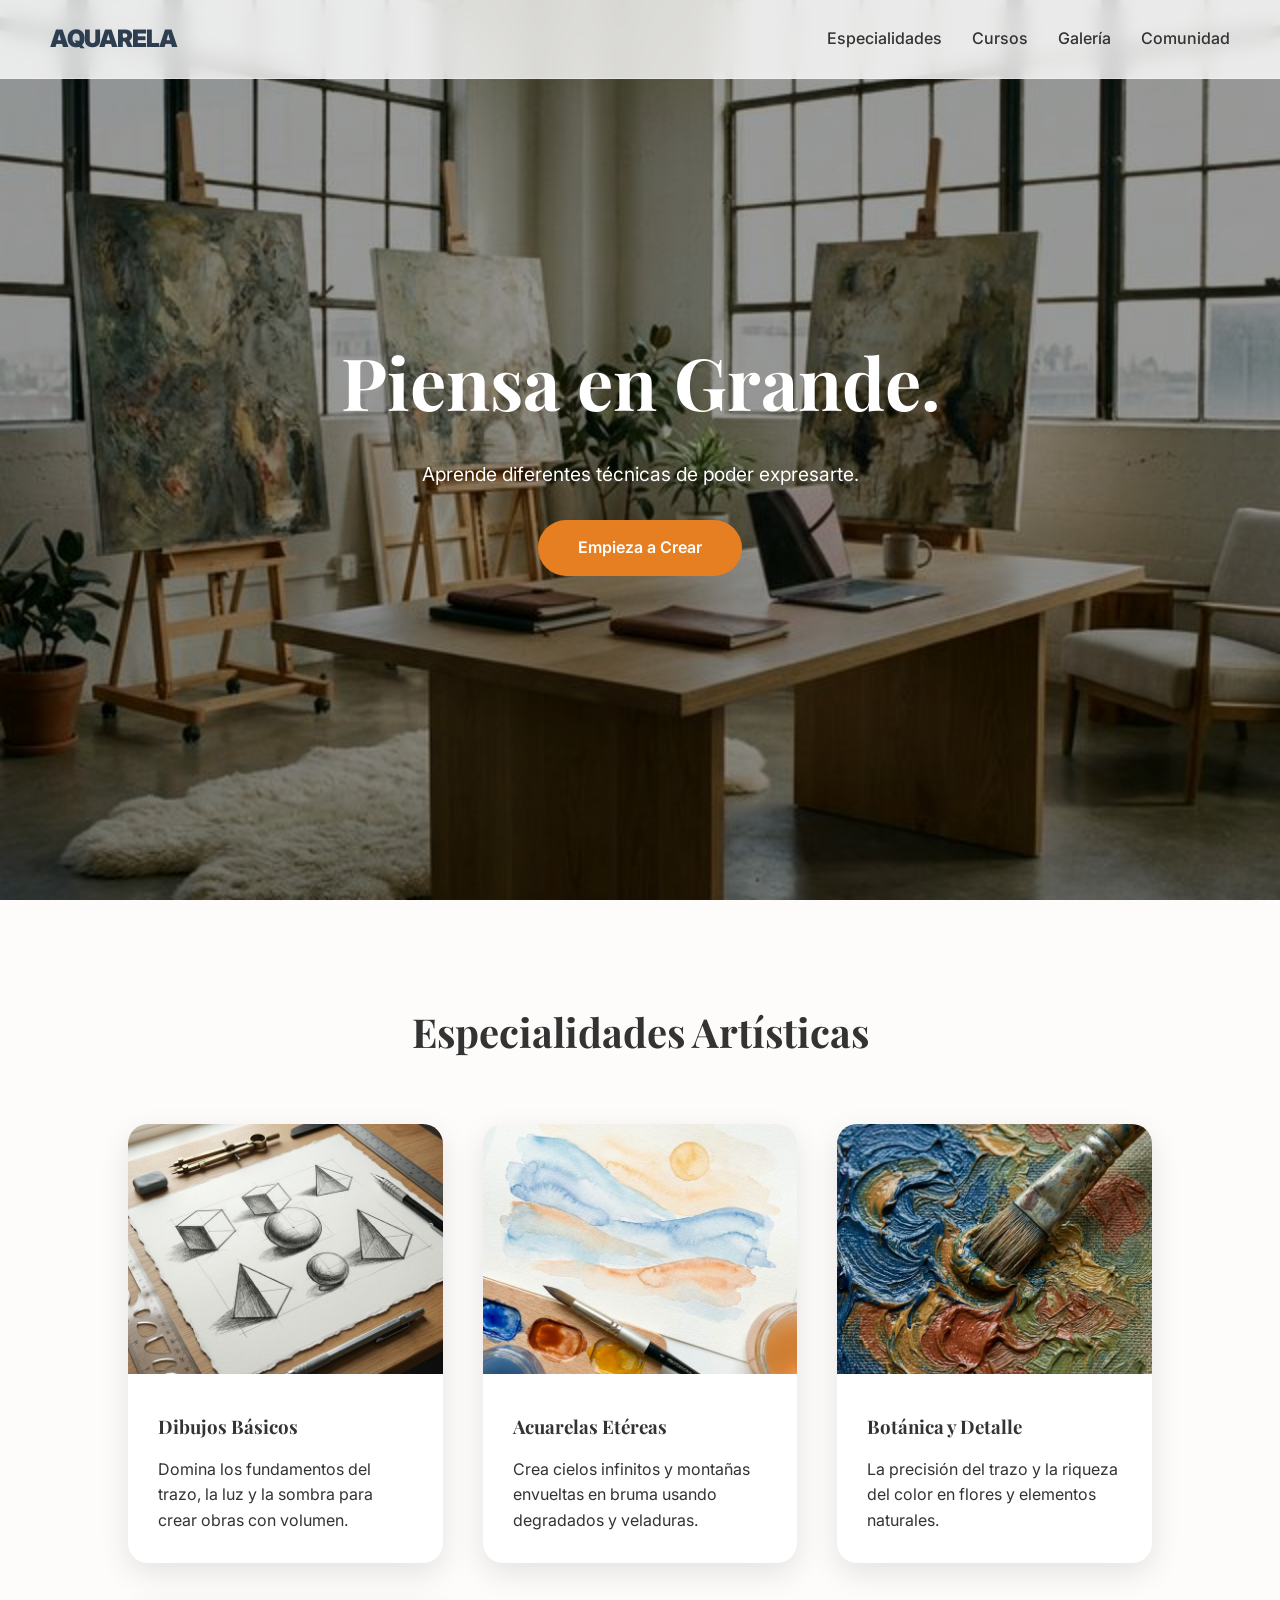
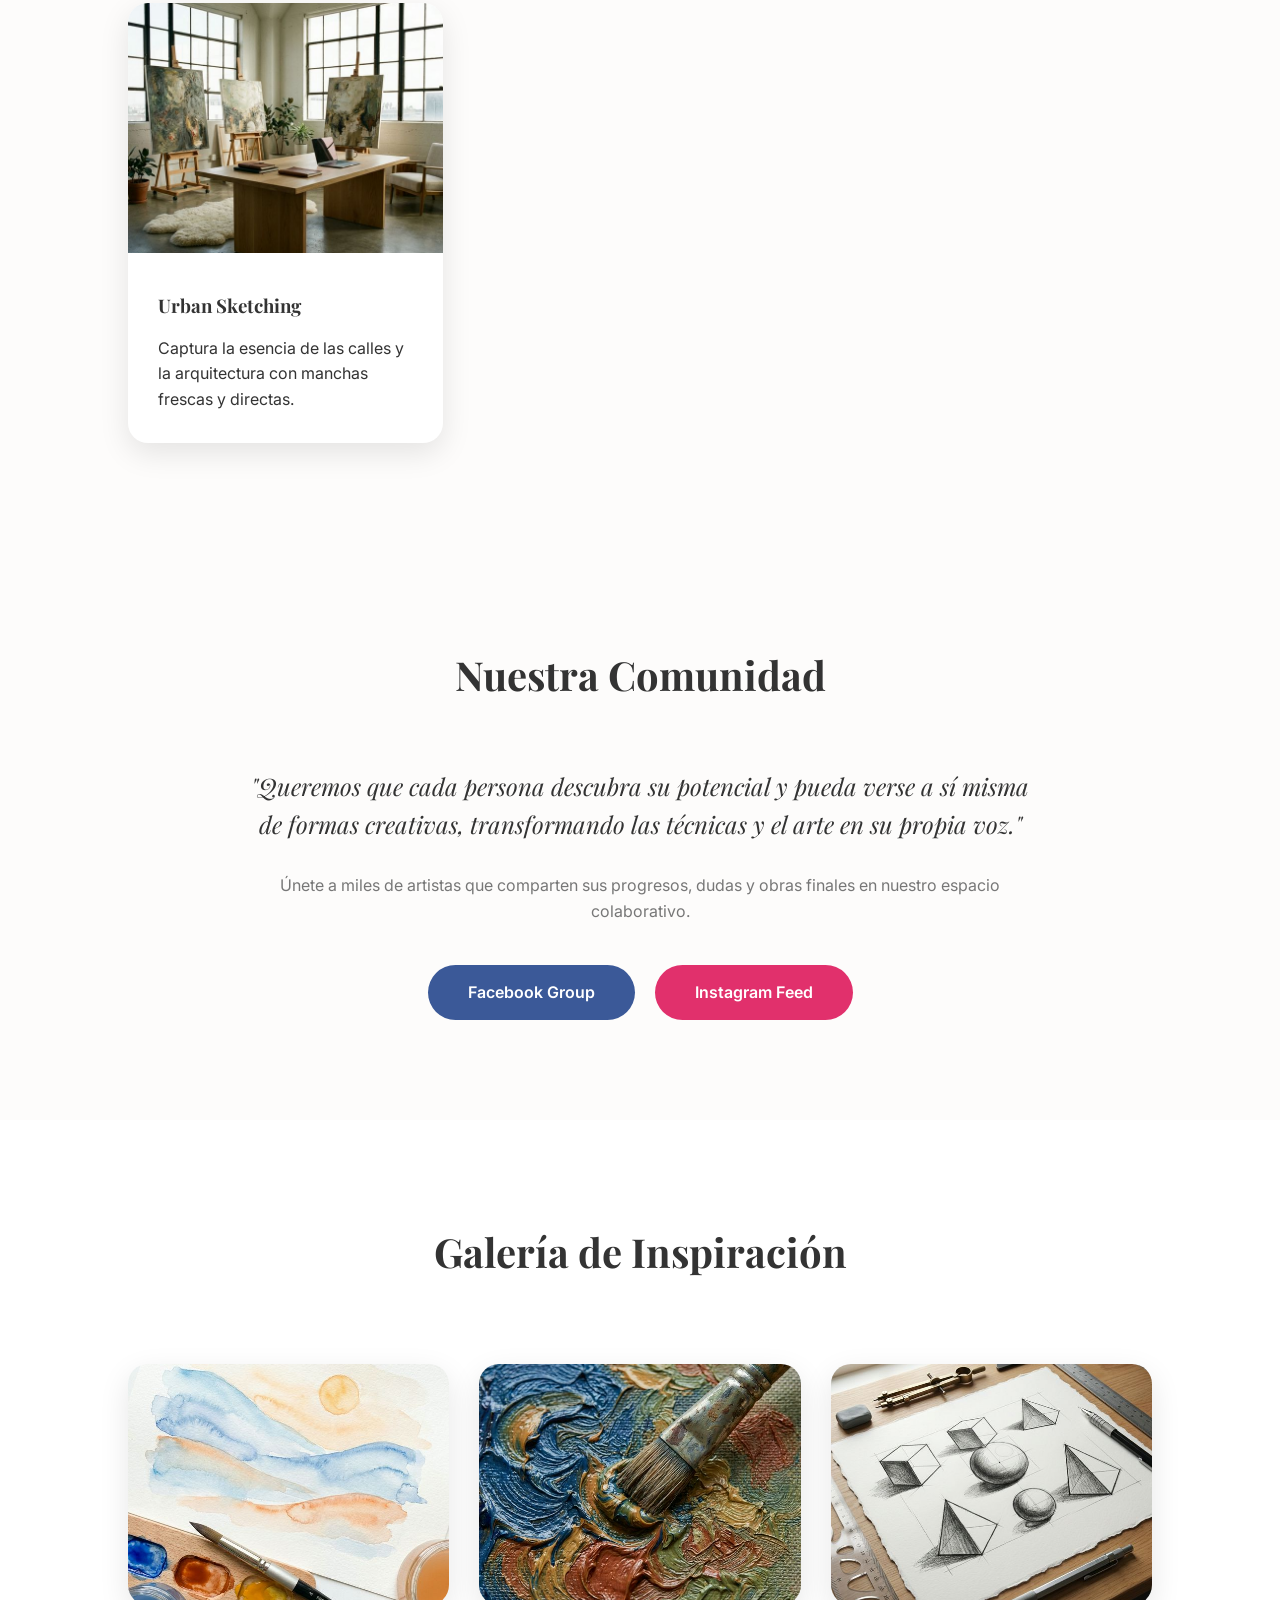
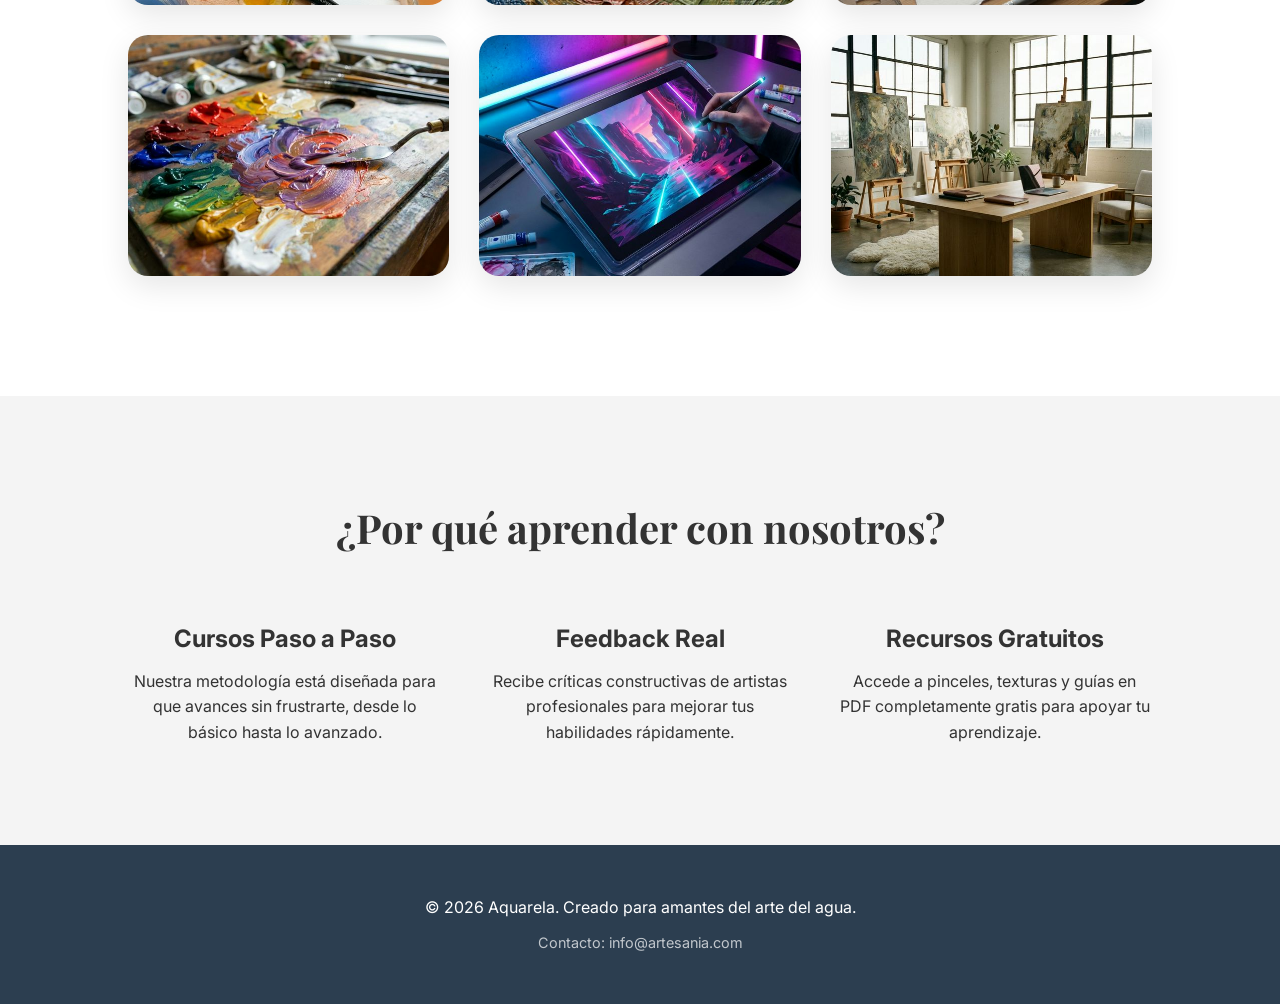
<file: index.html>
<!DOCTYPE html>
<html lang="es">

<head>
    <meta charset="UTF-8">
    <meta name="viewport" content="width=device-width, initial-scale=1.0">
    <title>Aquarela: El Arte de Pintar con Agua</title>
    <meta name="description"
        content="Aprende acuarela desde cero. Cursos gratuitos de paisajes, botánica y técnicas de aguada para artistas de todos los niveles.">
    <!-- Google Fonts -->
    <link rel="preconnect" href="https://fonts.googleapis.com">
    <link rel="preconnect" href="https://fonts.gstatic.com" crossorigin>
    <link
        href="https://fonts.googleapis.com/css2?family=Inter:wght@300;400;500;600;700&family=Playfair+Display:ital,wght@0,700;1,700&display=swap"
        rel="stylesheet">
    <link rel="stylesheet" href="styles.css">
</head>

<body>

    <header id="main-header">
        <a href="index.html" class="logo">AQUARELA</a>
        <nav>
            <ul>
                <li><a href="index.html#especialidades">Especialidades</a></li>
                <li><a href="courses/index.html">Cursos</a></li>
                <li><a href="index.html#galeria">Galería</a></li>
                <li><a href="index.html#comunidad">Comunidad</a></li>
            </ul>
        </nav>
    </header>

    <section class="hero">
        <div class="hero-content">
            <h1>Piensa en Grande.</h1>
            <p>Aprende diferentes técnicas de poder expresarte.</p>
            <a href="courses/index.html" class="cta-button">Empieza a Crear</a>
        </div>
    </section>

    <section id="especialidades" class="section">
        <h2 class="section-title reveal">Especialidades Artísticas</h2>
        <div class="art-categories">
            <div class="category-card reveal" onclick="window.location.href='courses/drawing.html'">
                <img src="assets/basic_drawing_preview_1771701369915.png" alt="Dibujos Básicos">
                <div class="category-info">
                    <h3>Dibujos Básicos</h3>
                    <p>Domina los fundamentos del trazo, la luz y la sombra para crear obras con volumen.</p>
                </div>
            </div>
            <div class="category-card reveal" onclick="window.location.href='courses/watercolor.html'">
                <img src="assets/watercolor_course_preview_1771701502349.png" alt="Paisajes Atmosféricos">
                <div class="category-info">
                    <h3>Acuarelas Etéreas</h3>
                    <p>Crea cielos infinitos y montañas envueltas en bruma usando degradados y veladuras.</p>
                </div>
            </div>
            <div class="category-card reveal">
                <img src="assets/traditional_painting_preview_1771701074046.png" alt="Botánica y Detalle">
                <div class="category-info">
                    <h3>Botánica y Detalle</h3>
                    <p>La precisión del trazo y la riqueza del color en flores y elementos naturales.</p>
                </div>
            </div>
            <div class="category-card reveal">
                <img src="assets/art_hero_studio_1771701043403.png" alt="Urban Sketching">
                <div class="category-info">
                    <h3>Urban Sketching</h3>
                    <p>Captura la esencia de las calles y la arquitectura con manchas frescas y directas.</p>
                </div>
            </div>
        </div>
    </section>

    <section id="comunidad" class="section">
        <h2 class="section-title reveal">Nuestra Comunidad</h2>
        <div class="reveal" style="max-width: 800px; margin: 0 auto; text-align: center;">
            <p
                style="font-size: 1.5rem; line-height: 1.6; color: var(--text-color); font-family: 'Playfair Display', serif; font-style: italic; margin-bottom: 30px;">
                "Queremos que cada persona descubra su potencial y pueda verse a sí misma de formas creativas,
                transformando las técnicas y el arte en su propia voz."
            </p>
            <p style="color: var(--light-text); margin-bottom: 40px;">
                Únete a miles de artistas que comparten sus progresos, dudas y obras finales en nuestro espacio
                colaborativo.
            </p>
            <div style="display: flex; gap: 20px; justify-content: center;">
                <a href="#" class="cta-button" style="background: #3b5998;">Facebook Group</a>
                <a href="#" class="cta-button" style="background: #e1306c;">Instagram Feed</a>
            </div>
        </div>
    </section>

    <section id="galeria" class="section" style="background: white;">
        <h2 class="section-title reveal">Galería de Inspiración</h2>
        <div class="gallery-grid">
            <div class="gallery-item reveal">
                <img src="assets/watercolor_course_preview_1771701502349.png" alt="Acuarela Simple 1">
                <div class="gallery-overlay">
                    <p>Paisaje Etéreo</p>
                </div>
            </div>
            <div class="gallery-item reveal">
                <img src="assets/traditional_painting_preview_1771701074046.png" alt="Acuarela Simple 2">
                <div class="gallery-overlay">
                    <p>Estudio de Color</p>
                </div>
            </div>
            <div class="gallery-item reveal">
                <img src="assets/basic_drawing_preview_1771701369915.png" alt="Acuarela Simple 3">
                <div class="gallery-overlay">
                    <p>Fondos y Texturas</p>
                </div>
            </div>
            <div class="gallery-item reveal">
                <img src="assets/advanced_painting_preview_1771701384609.png" alt="Acuarela Simple 4">
                <div class="gallery-overlay">
                    <p>Composición Orgánica</p>
                </div>
            </div>
            <div class="gallery-item reveal">
                <img src="assets/digital_art_preview_1771701057602.png" alt="Acuarela Simple 5">
                <div class="gallery-overlay">
                    <p>Abstracción Fluida</p>
                </div>
            </div>
            <div class="gallery-item reveal">
                <img src="assets/art_hero_studio_1771701043403.png" alt="Acuarela Simple 6">
                <div class="gallery-overlay">
                    <p>Luz y Sombra</p>
                </div>
            </div>
        </div>
    </section>

    <section class="section" style="background-color: #f4f4f4;">
        <h2 class="section-title reveal">¿Por qué aprender con nosotros?</h2>
        <div style="display: flex; gap: 40px; justify-content: space-around; flex-wrap: wrap;">
            <div class="reveal" style="flex: 1; min-width: 250px; text-align: center;">
                <h4 style="margin-bottom: 10px; font-size: 1.5rem;">Cursos Paso a Paso</h4>
                <p>Nuestra metodología está diseñada para que avances sin frustrarte, desde lo básico hasta lo avanzado.
                </p>
            </div>
            <div class="reveal" style="flex: 1; min-width: 250px; text-align: center;">
                <h4 style="margin-bottom: 10px; font-size: 1.5rem;">Feedback Real</h4>
                <p>Recibe críticas constructivas de artistas profesionales para mejorar tus habilidades rápidamente.</p>
            </div>
            <div class="reveal" style="flex: 1; min-width: 250px; text-align: center;">
                <h4 style="margin-bottom: 10px; font-size: 1.5rem;">Recursos Gratuitos</h4>
                <p>Accede a pinceles, texturas y guías en PDF completamente gratis para apoyar tu aprendizaje.</p>
            </div>
        </div>
    </section>

    <footer>
        <p>&copy; 2026 Aquarela. Creado para amantes del arte del agua.</p>
        <p style="margin-top: 10px; font-size: 0.9rem; opacity: 0.7;">Contacto: info@artesania.com</p>
    </footer>

    <script src="script.js"></script>
</body>

</html>
</file>
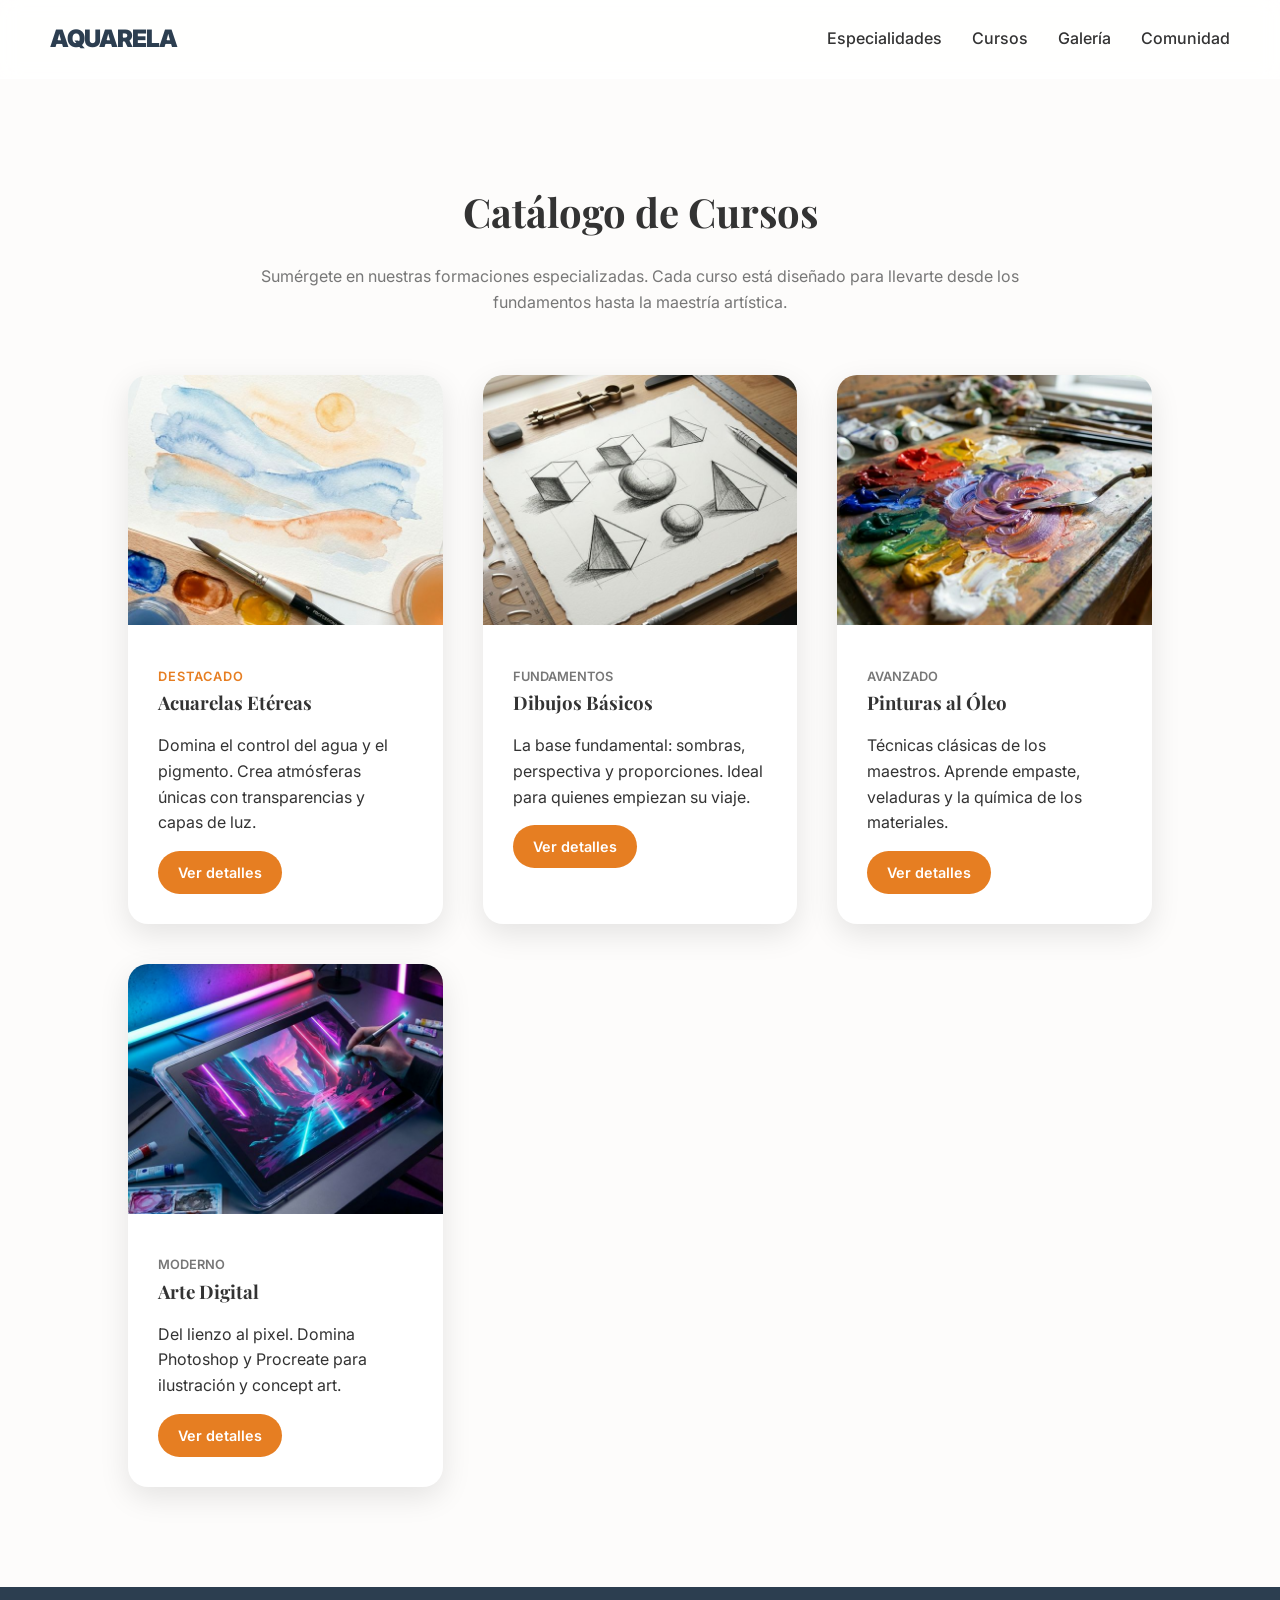
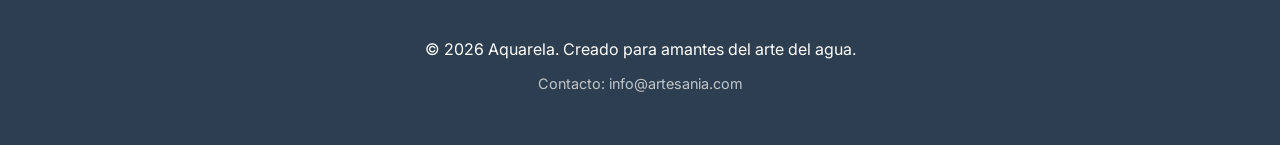
<file: courses/index.html>
<!DOCTYPE html>
<html lang="es">

<head>
    <meta charset="UTF-8">
    <meta name="viewport" content="width=device-width, initial-scale=1.0">
    <title>Nuestros Cursos - Aquarela</title>
    <meta name="description"
        content="Explora nuestro catálogo completo de cursos de arte: acuarela, óleo, dibujo básico y arte digital.">
    <link rel="preconnect" href="https://fonts.googleapis.com">
    <link rel="preconnect" href="https://fonts.gstatic.com" crossorigin>
    <link
        href="https://fonts.googleapis.com/css2?family=Inter:wght@300;400;500;600;700&family=Playfair+Display:ital,wght@0,700;1,700&display=swap"
        rel="stylesheet">
    <link rel="stylesheet" href="../styles.css">
</head>

<body>

    <header id="main-header" class="scrolled">
        <a href="../index.html" class="logo">AQUARELA</a>
        <nav>
            <ul>
                <li><a href="../index.html#especialidades">Especialidades</a></li>
                <li><a href="index.html">Cursos</a></li>
                <li><a href="../index.html#galeria">Galería</a></li>
                <li><a href="../index.html#comunidad">Comunidad</a></li>
            </ul>
        </nav>
    </header>

    <main style="margin-top: 80px;">
        <section class="section">
            <h1 class="section-title">Catálogo de Cursos</h1>
            <p style="text-align: center; max-width: 800px; margin: -40px auto 60px; color: var(--light-text);">
                Sumérgete en nuestras formaciones especializadas. Cada curso está diseñado para llevarte desde los
                fundamentos hasta la maestría artística.
            </p>

            <div class="art-categories">
                <!-- Acuarelas -->
                <div class="category-card reveal active">
                    <img src="../assets/watercolor_course_preview_1771701502349.png" alt="Acuarelas Etéreas">
                    <div class="category-info">
                        <span
                            style="color: var(--accent-color); font-weight: 600; font-size: 0.8rem; text-transform: uppercase; letter-spacing: 1px;">Destacado</span>
                        <h3>Acuarelas Etéreas</h3>
                        <p>Domina el control del agua y el pigmento. Crea atmósferas únicas con transparencias y capas
                            de
                            luz.</p>
                        <a href="watercolor.html" class="cta-button"
                            style="padding: 10px 20px; font-size: 0.9rem; margin-top: 15px;">Ver detalles</a>
                    </div>
                </div>

                <!-- Dibujo -->
                <div class="category-card reveal active">
                    <img src="../assets/basic_drawing_preview_1771701369915.png" alt="Dibujos Básicos">
                    <div class="category-info">
                        <span
                            style="color: var(--light-text); font-weight: 600; font-size: 0.8rem; text-transform: uppercase;">Fundamentos</span>
                        <h3>Dibujos Básicos</h3>
                        <p>La base fundamental: sombras, perspectiva y proporciones. Ideal para quienes empiezan su
                            viaje.
                        </p>
                        <a href="drawing.html" class="cta-button"
                            style="padding: 10px 20px; font-size: 0.9rem; margin-top: 15px;">Ver detalles</a>
                    </div>
                </div>

                <!-- Óleo -->
                <div class="category-card reveal active">
                    <img src="../assets/advanced_painting_preview_1771701384609.png" alt="Pinturas al Óleo">
                    <div class="category-info">
                        <span
                            style="color: var(--light-text); font-weight: 600; font-size: 0.8rem; text-transform: uppercase;">Avanzado</span>
                        <h3>Pinturas al Óleo</h3>
                        <p>Técnicas clásicas de los maestros. Aprende empaste, veladuras y la química de los materiales.
                        </p>
                        <a href="oil.html" class="cta-button"
                            style="padding: 10px 20px; font-size: 0.9rem; margin-top: 15px;">Ver detalles</a>
                    </div>
                </div>

                <!-- Digital -->
                <div class="category-card reveal active">
                    <img src="../assets/digital_art_preview_1771701057602.png" alt="Arte Digital">
                    <div class="category-info">
                        <span
                            style="color: var(--light-text); font-weight: 600; font-size: 0.8rem; text-transform: uppercase;">Moderno</span>
                        <h3>Arte Digital</h3>
                        <p>Del lienzo al pixel. Domina Photoshop y Procreate para ilustración y concept art.</p>
                        <a href="digital.html" class="cta-button"
                            style="padding: 10px 20px; font-size: 0.9rem; margin-top: 15px;">Ver detalles</a>
                    </div>
                </div>
            </div>
        </section>
    </main>

    <footer>
        <p>&copy; 2026 Aquarela. Creado para amantes del arte del agua.</p>
        <p style="margin-top: 10px; font-size: 0.9rem; opacity: 0.7;">Contacto: info@artesania.com</p>
    </footer>

    <script src="../script.js"></script>
</body>

</html>
</file>
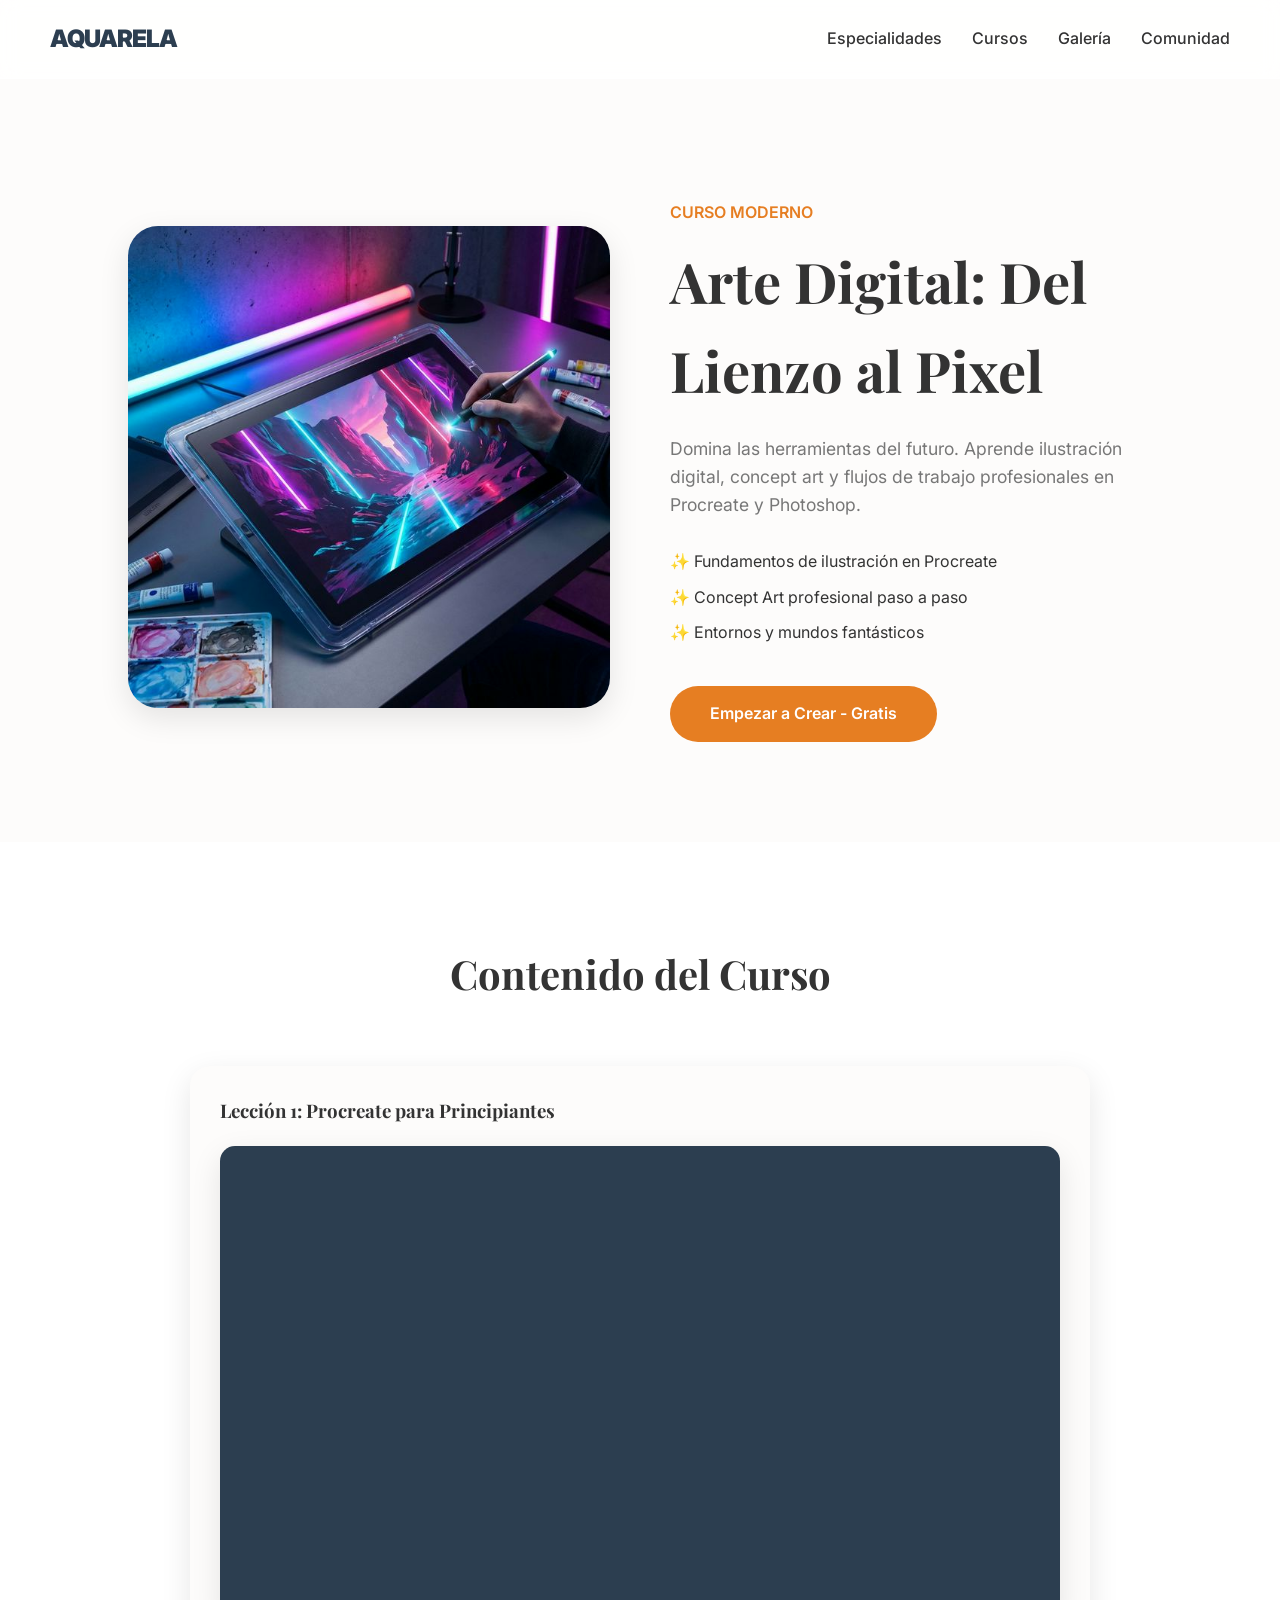
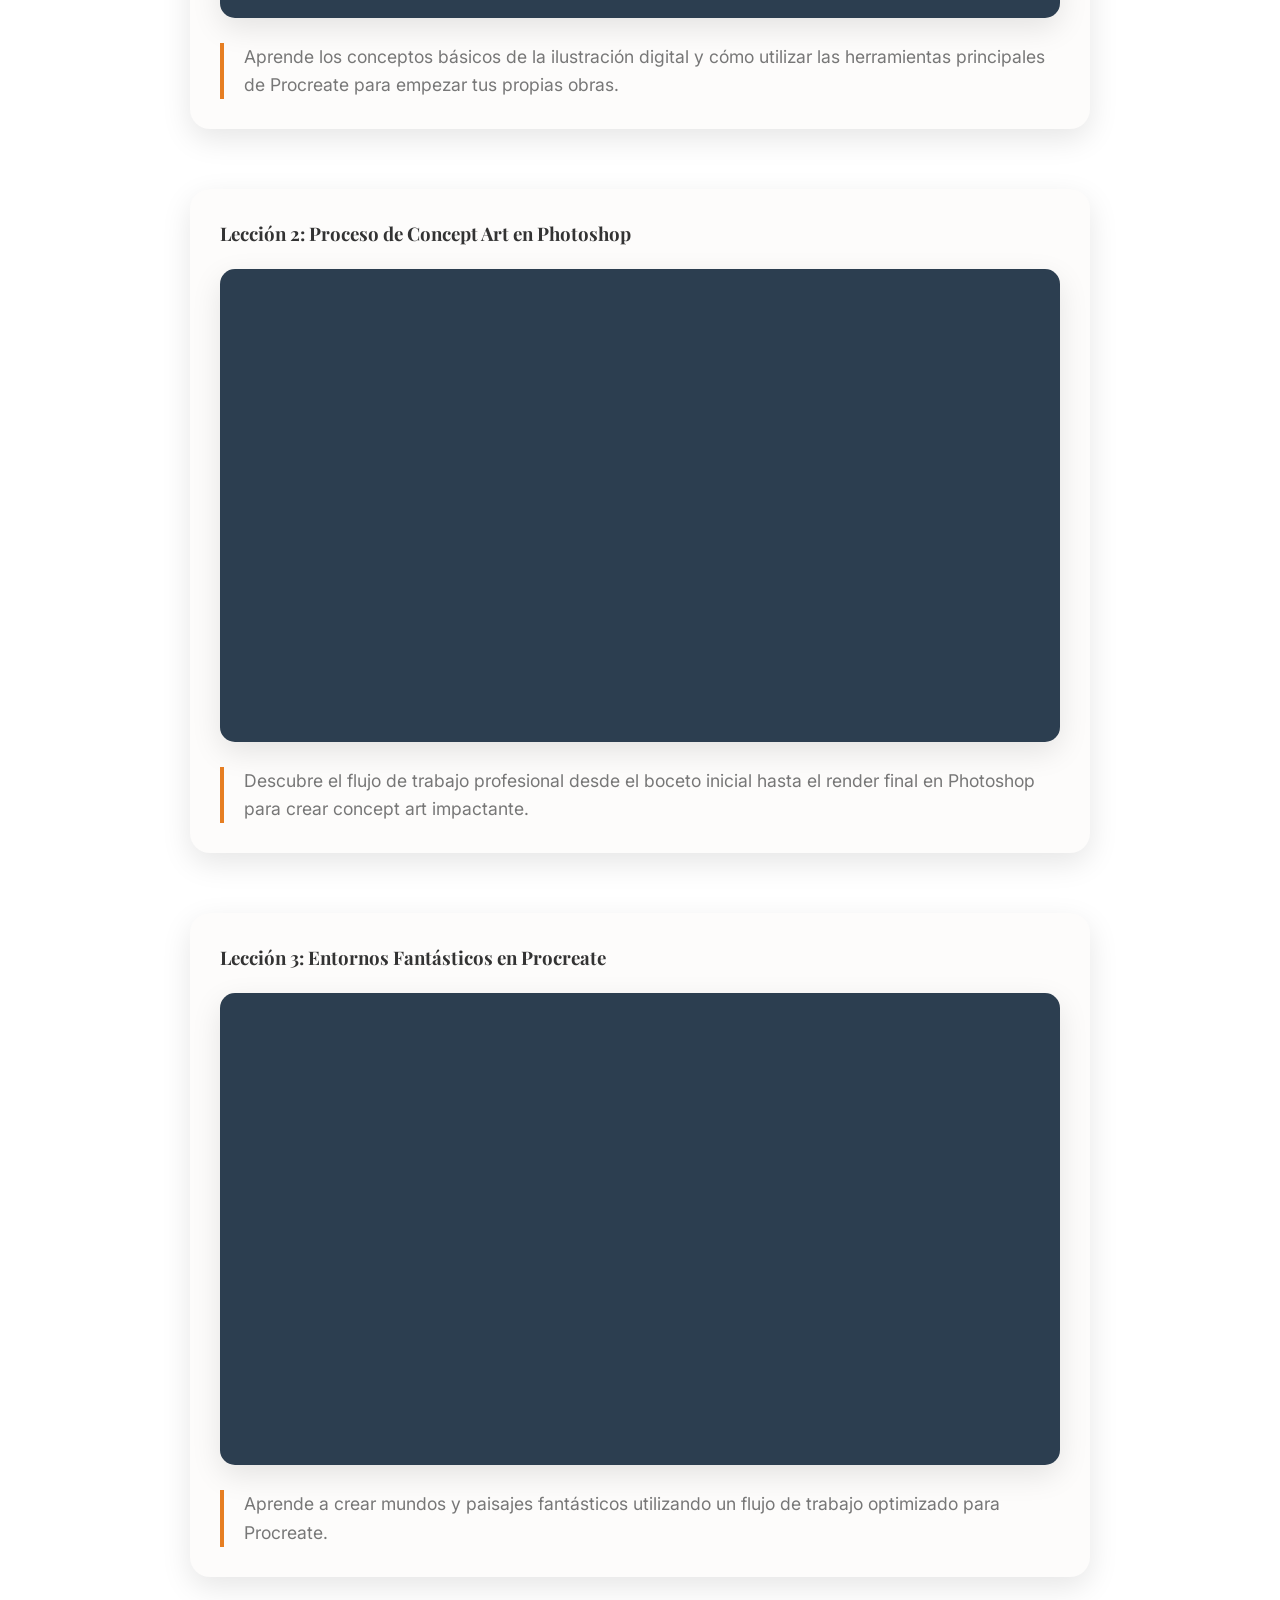
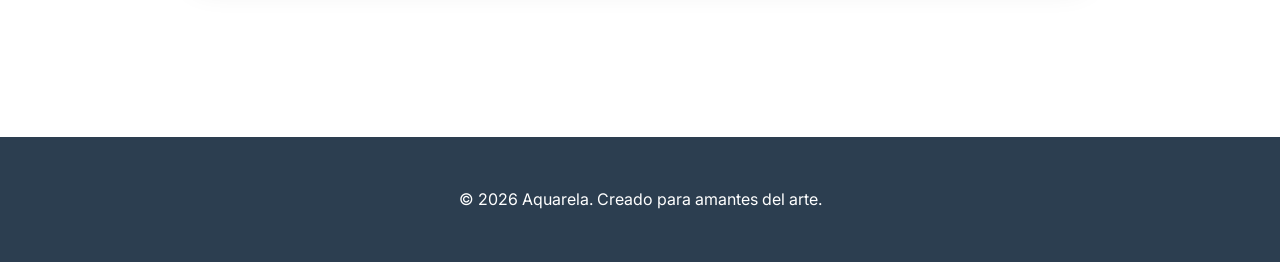
<file: courses/digital.html>
<!DOCTYPE html>
<html lang="es">

<head>
    <meta charset="UTF-8">
    <meta name="viewport" content="width=device-width, initial-scale=1.0">
    <title>Curso de Arte Digital - Aquarela</title>
    <link rel="preconnect" href="https://fonts.googleapis.com">
    <link rel="preconnect" href="https://fonts.gstatic.com" crossorigin>
    <link
        href="https://fonts.googleapis.com/css2?family=Inter:wght@300;400;500;600;700&family=Playfair+Display:ital,wght@0,700;1,700&display=swap"
        rel="stylesheet">
    <link rel="stylesheet" href="../styles.css">
</head>

<body>

    <header id="main-header" class="scrolled">
        <a href="../index.html" class="logo">AQUARELA</a>
        <nav>
            <ul>
                <li><a href="../index.html#especialidades">Especialidades</a></li>
                <li><a href="index.html">Cursos</a></li>
                <li><a href="../index.html#galeria">Galería</a></li>
                <li><a href="../index.html#comunidad">Comunidad</a></li>
            </ul>
        </nav>
    </header>

    <main style="margin-top: 100px;">
        <section class="section">
            <div style="display: grid; grid-template-columns: 1fr 1fr; gap: 60px; align-items: center;">
                <div class="reveal active">
                    <img src="../assets/digital_art_preview_1771701057602.png" alt="Arte Digital"
                        style="width: 100%; border-radius: 30px; box-shadow: var(--shadow);">
                </div>
                <div class="reveal active">
                    <span style="color: var(--accent-color); font-weight: 600; text-transform: uppercase;">Curso
                        Moderno</span>
                    <h1 style="font-size: 3.5rem; margin: 10px 0 20px;">Arte Digital: Del Lienzo al Pixel</h1>
                    <p style="font-size: 1.1rem; color: var(--light-text); margin-bottom: 30px;">
                        Domina las herramientas del futuro. Aprende ilustración digital, concept art y flujos de trabajo
                        profesionales en Procreate y Photoshop.
                    </p>
                    <ul style="list-style: none; margin-bottom: 40px;">
                        <li style="margin-bottom: 10px;">✨ Fundamentos de ilustración en Procreate</li>
                        <li style="margin-bottom: 10px;">✨ Concept Art profesional paso a paso</li>
                        <li style="margin-bottom: 10px;">✨ Entornos y mundos fantásticos</li>
                    </ul>
                    <a href="#contenido" class="cta-button">Empezar a Crear - Gratis</a>
                </div>
            </div>
        </section>

        <section id="contenido" class="section" style="background: white;">
            <h2 class="section-title">Contenido del Curso</h2>

            <div style="max-width: 900px; margin: 0 auto;">
                <!-- Lección 1 -->
                <div
                    style="margin-bottom: 60px; padding: 30px; background: #fdfcfb; border-radius: 20px; box-shadow: var(--shadow);">
                    <h3 style="margin-bottom: 20px;">Lección 1: Procreate para Principiantes</h3>
                    <div
                        style="width: 100%; aspect-ratio: 16/9; margin-bottom: 25px; border-radius: 15px; overflow: hidden; box-shadow: var(--shadow); background: #2c3e50;">
                        <iframe width="100%" height="100%" src="https://www.youtube.com/embed/enQcovMmbh0"
                            title="YouTube video player" frameborder="0"
                            allow="accelerometer; autoplay; clipboard-write; encrypted-media; gyroscope; picture-in-picture; web-share"
                            allowfullscreen></iframe>
                    </div>
                    <p
                        style="color: var(--light-text); font-size: 1.1rem; border-left: 4px solid var(--accent-color); padding-left: 20px;">
                        Aprende los conceptos básicos de la ilustración digital y cómo utilizar las herramientas
                        principales de Procreate para empezar tus propias obras.
                    </p>
                </div>

                <!-- Lección 2 -->
                <div
                    style="margin-bottom: 60px; padding: 30px; background: #fdfcfb; border-radius: 20px; box-shadow: var(--shadow);">
                    <h3 style="margin-bottom: 20px;">Lección 2: Proceso de Concept Art en Photoshop</h3>
                    <div
                        style="width: 100%; aspect-ratio: 16/9; margin-bottom: 25px; border-radius: 15px; overflow: hidden; box-shadow: var(--shadow); background: #2c3e50;">
                        <iframe width="100%" height="100%" src="https://www.youtube.com/embed/43dJsnIIrY0"
                            title="YouTube video player" frameborder="0"
                            allow="accelerometer; autoplay; clipboard-write; encrypted-media; gyroscope; picture-in-picture; web-share"
                            allowfullscreen></iframe>
                    </div>
                    <p
                        style="color: var(--light-text); font-size: 1.1rem; border-left: 4px solid var(--accent-color); padding-left: 20px;">
                        Descubre el flujo de trabajo profesional desde el boceto inicial hasta el render final en
                        Photoshop para crear concept art impactante.
                    </p>
                </div>

                <!-- Lección 3 -->
                <div
                    style="margin-bottom: 60px; padding: 30px; background: #fdfcfb; border-radius: 20px; box-shadow: var(--shadow);">
                    <h3 style="margin-bottom: 20px;">Lección 3: Entornos Fantásticos en Procreate</h3>
                    <div
                        style="width: 100%; aspect-ratio: 16/9; margin-bottom: 25px; border-radius: 15px; overflow: hidden; box-shadow: var(--shadow); background: #2c3e50;">
                        <iframe width="100%" height="100%" src="https://www.youtube.com/embed/dhp7pevE6qA"
                            title="YouTube video player" frameborder="0"
                            allow="accelerometer; autoplay; clipboard-write; encrypted-media; gyroscope; picture-in-picture; web-share"
                            allowfullscreen></iframe>
                    </div>
                    <p
                        style="color: var(--light-text); font-size: 1.1rem; border-left: 4px solid var(--accent-color); padding-left: 20px;">
                        Aprende a crear mundos y paisajes fantásticos utilizando un flujo de trabajo optimizado para
                        Procreate.
                    </p>
                </div>
            </div>
        </section>
    </main>

    <footer>
        <p>&copy; 2026 Aquarela. Creado para amantes del arte.</p>
    </footer>

    <script src="../script.js"></script>
</body>

</html>
</file>
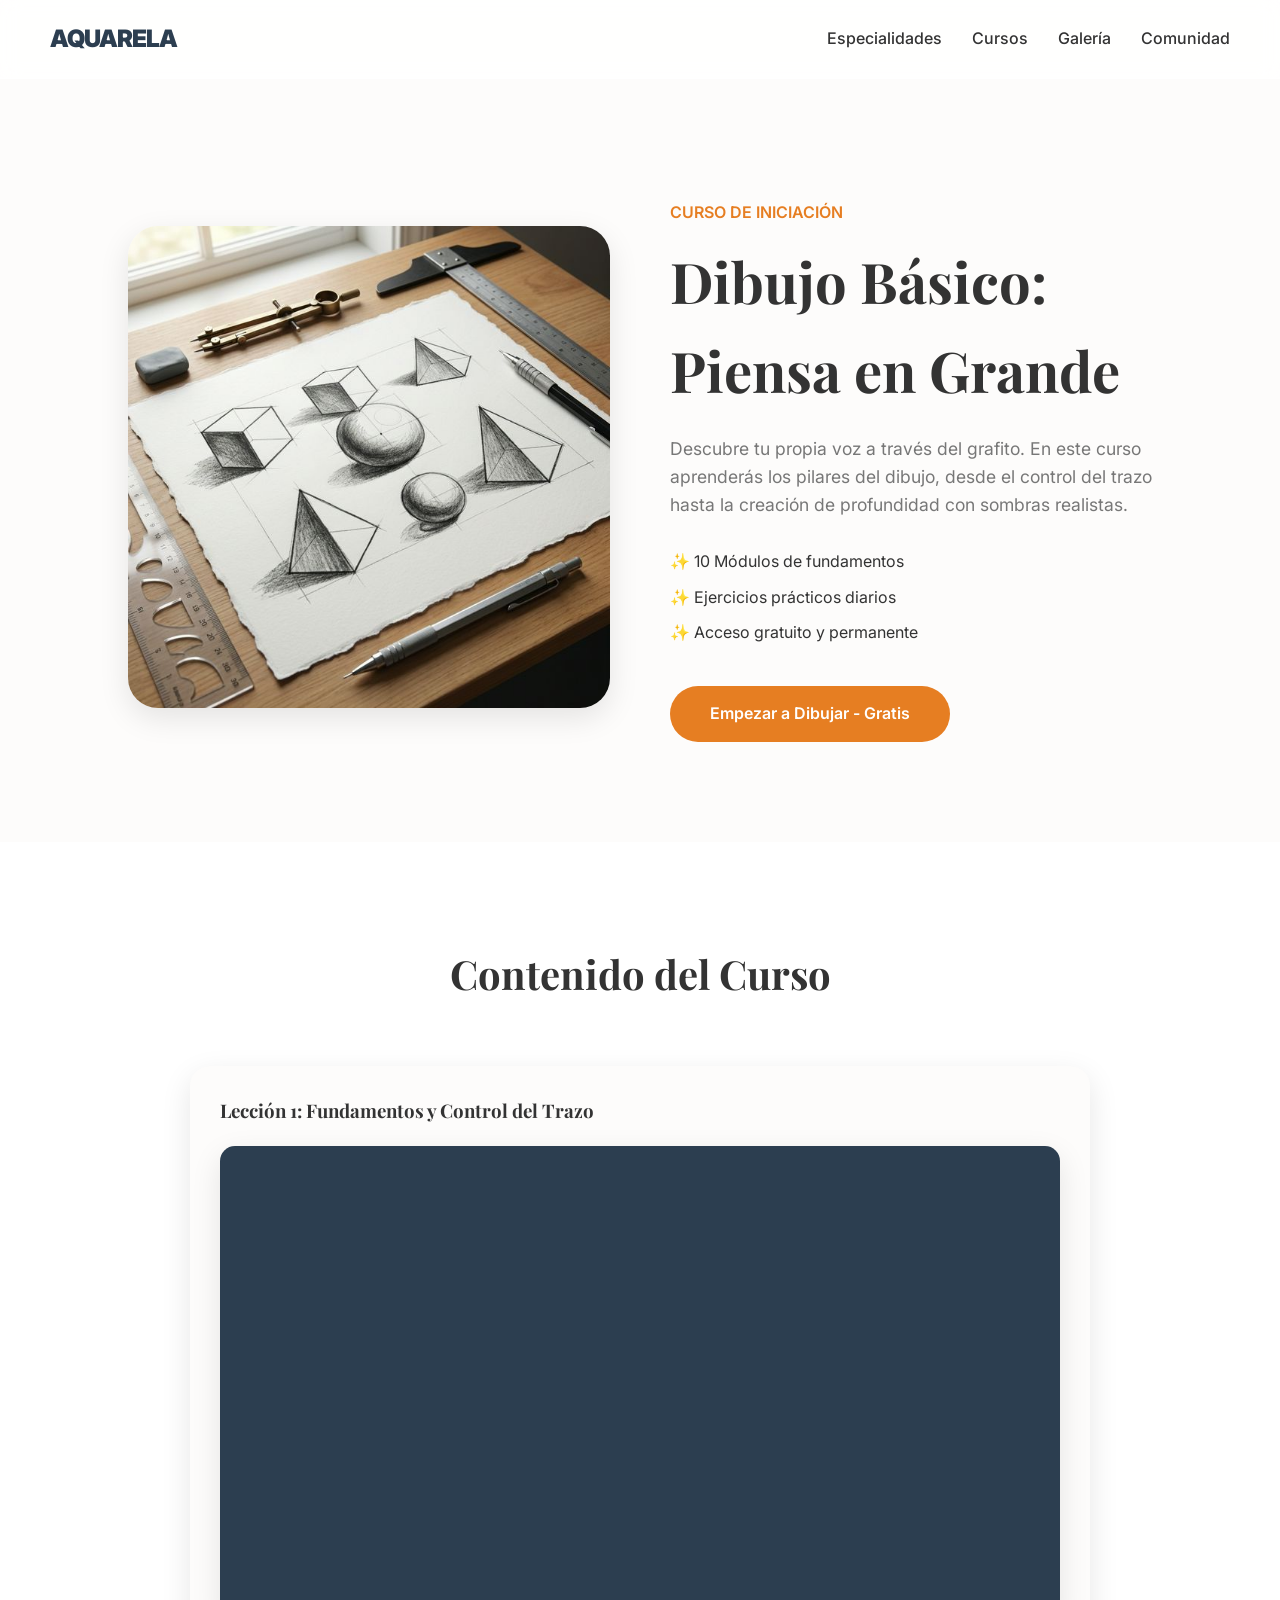
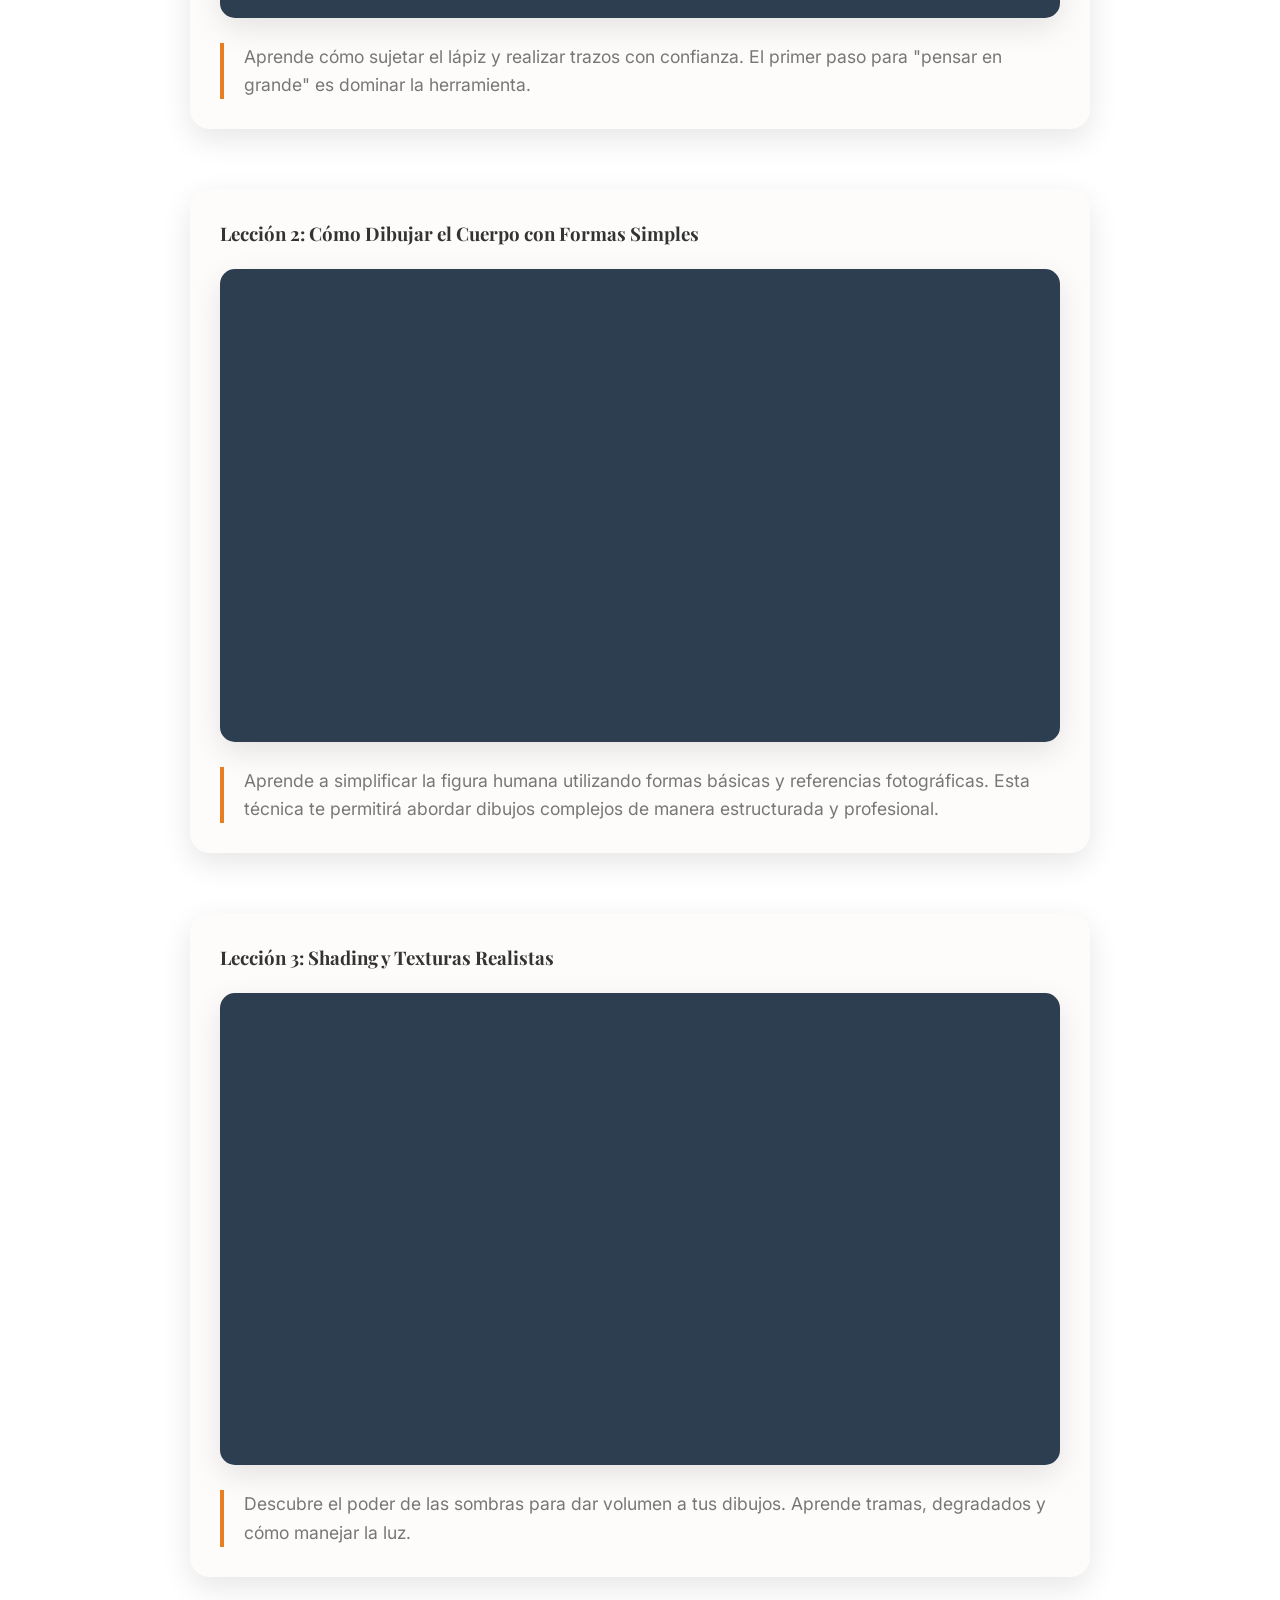
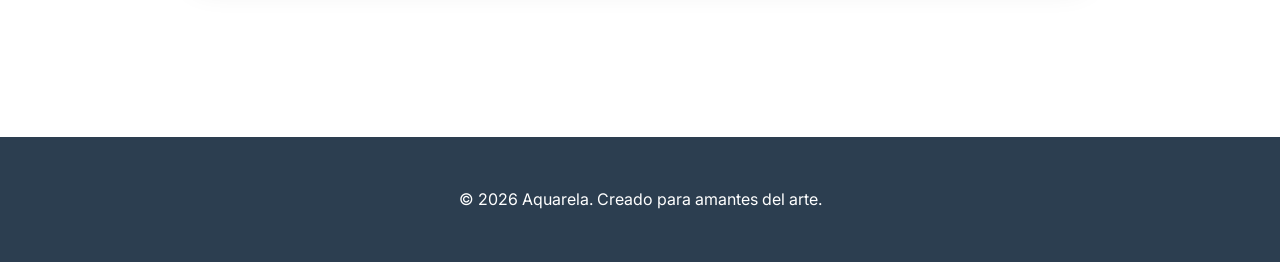
<file: courses/drawing.html>
<!DOCTYPE html>
<html lang="es">

<head>
    <meta charset="UTF-8">
    <meta name="viewport" content="width=device-width, initial-scale=1.0">
    <title>Curso de Dibujo Básico - Aquarela</title>
    <link rel="preconnect" href="https://fonts.googleapis.com">
    <link rel="preconnect" href="https://fonts.gstatic.com" crossorigin>
    <link
        href="https://fonts.googleapis.com/css2?family=Inter:wght@300;400;500;600;700&family=Playfair+Display:ital,wght@0,700;1,700&display=swap"
        rel="stylesheet">
    <link rel="stylesheet" href="../styles.css">
</head>

<body>

    <header id="main-header" class="scrolled">
        <a href="../index.html" class="logo">AQUARELA</a>
        <nav>
            <ul>
                <li><a href="../index.html#especialidades">Especialidades</a></li>
                <li><a href="index.html">Cursos</a></li>
                <li><a href="../index.html#galeria">Galería</a></li>
                <li><a href="../index.html#comunidad">Comunidad</a></li>
            </ul>
        </nav>
    </header>

    <main style="margin-top: 100px;">
        <section class="section">
            <div style="display: grid; grid-template-columns: 1fr 1fr; gap: 60px; align-items: center;">
                <div class="reveal active">
                    <img src="../assets/basic_drawing_preview_1771701369915.png" alt="Dibujo Básico"
                        style="width: 100%; border-radius: 30px; box-shadow: var(--shadow);">
                </div>
                <div class="reveal active">
                    <span style="color: var(--accent-color); font-weight: 600; text-transform: uppercase;">Curso de
                        Iniciación</span>
                    <h1 style="font-size: 3.5rem; margin: 10px 0 20px;">Dibujo Básico: Piensa en Grande</h1>
                    <p style="font-size: 1.1rem; color: var(--light-text); margin-bottom: 30px;">
                        Descubre tu propia voz a través del grafito. En este curso aprenderás los pilares del dibujo,
                        desde el control del trazo hasta la creación de profundidad con sombras realistas.
                    </p>
                    <ul style="list-style: none; margin-bottom: 40px;">
                        <li style="margin-bottom: 10px;">✨ 10 Módulos de fundamentos</li>
                        <li style="margin-bottom: 10px;">✨ Ejercicios prácticos diarios</li>
                        <li style="margin-bottom: 10px;">✨ Acceso gratuito y permanente</li>
                    </ul>
                    <a href="#contenido" class="cta-button">Empezar a Dibujar - Gratis</a>
                </div>
            </div>
        </section>

        <section id="contenido" class="section" style="background: white;">
            <h2 class="section-title">Contenido del Curso</h2>

            <div style="max-width: 900px; margin: 0 auto;">
                <!-- Lección 1 -->
                <div
                    style="margin-bottom: 60px; padding: 30px; background: #fdfcfb; border-radius: 20px; box-shadow: var(--shadow);">
                    <h3 style="margin-bottom: 20px;">Lección 1: Fundamentos y Control del Trazo</h3>
                    <div
                        style="width: 100%; aspect-ratio: 16/9; margin-bottom: 25px; border-radius: 15px; overflow: hidden; box-shadow: var(--shadow); background: #2c3e50;">
                        <iframe width="100%" height="100%" src="https://www.youtube.com/embed/tx5kJvI14Jg"
                            title="YouTube video player" frameborder="0"
                            allow="accelerometer; autoplay; clipboard-write; encrypted-media; gyroscope; picture-in-picture; web-share"
                            allowfullscreen></iframe>
                    </div>
                    <p
                        style="color: var(--light-text); font-size: 1.1rem; border-left: 4px solid var(--accent-color); padding-left: 20px;">
                        Aprende cómo sujetar el lápiz y realizar trazos con confianza. El primer paso para "pensar en
                        grande" es dominar la herramienta.
                    </p>
                </div>

                <!-- Lección 2 -->
                <div
                    style="margin-bottom: 60px; padding: 30px; background: #fdfcfb; border-radius: 20px; box-shadow: var(--shadow);">
                    <h3 style="margin-bottom: 20px;">Lección 2: Cómo Dibujar el Cuerpo con Formas Simples</h3>
                    <div
                        style="width: 100%; aspect-ratio: 16/9; margin-bottom: 25px; border-radius: 15px; overflow: hidden; box-shadow: var(--shadow); background: #2c3e50;">
                        <iframe width="100%" height="100%" src="https://www.youtube.com/embed/EdrBrMxY47k"
                            title="YouTube video player" frameborder="0"
                            allow="accelerometer; autoplay; clipboard-write; encrypted-media; gyroscope; picture-in-picture; web-share"
                            allowfullscreen></iframe>
                    </div>
                    <p
                        style="color: var(--light-text); font-size: 1.1rem; border-left: 4px solid var(--accent-color); padding-left: 20px;">
                        Aprende a simplificar la figura humana utilizando formas básicas y referencias fotográficas.
                        Esta técnica te permitirá abordar dibujos complejos de manera estructurada y profesional.
                    </p>
                </div>

                <!-- Lección 3 -->
                <div
                    style="margin-bottom: 60px; padding: 30px; background: #fdfcfb; border-radius: 20px; box-shadow: var(--shadow);">
                    <h3 style="margin-bottom: 20px;">Lección 3: Shading y Texturas Realistas</h3>
                    <div
                        style="width: 100%; aspect-ratio: 16/9; margin-bottom: 25px; border-radius: 15px; overflow: hidden; box-shadow: var(--shadow); background: #2c3e50;">
                        <iframe width="100%" height="100%" src="https://www.youtube.com/embed/2lUL-3TvzxU"
                            title="YouTube video player" frameborder="0"
                            allow="accelerometer; autoplay; clipboard-write; encrypted-media; gyroscope; picture-in-picture; web-share"
                            allowfullscreen></iframe>
                    </div>
                    <p
                        style="color: var(--light-text); font-size: 1.1rem; border-left: 4px solid var(--accent-color); padding-left: 20px;">
                        Descubre el poder de las sombras para dar volumen a tus dibujos. Aprende tramas, degradados y
                        cómo manejar la luz.
                    </p>
                </div>
            </div>
        </section>
    </main>

    <footer>
        <p>&copy; 2026 Aquarela. Creado para amantes del arte.</p>
    </footer>

    <script src="../script.js"></script>
</body>

</html>
</file>
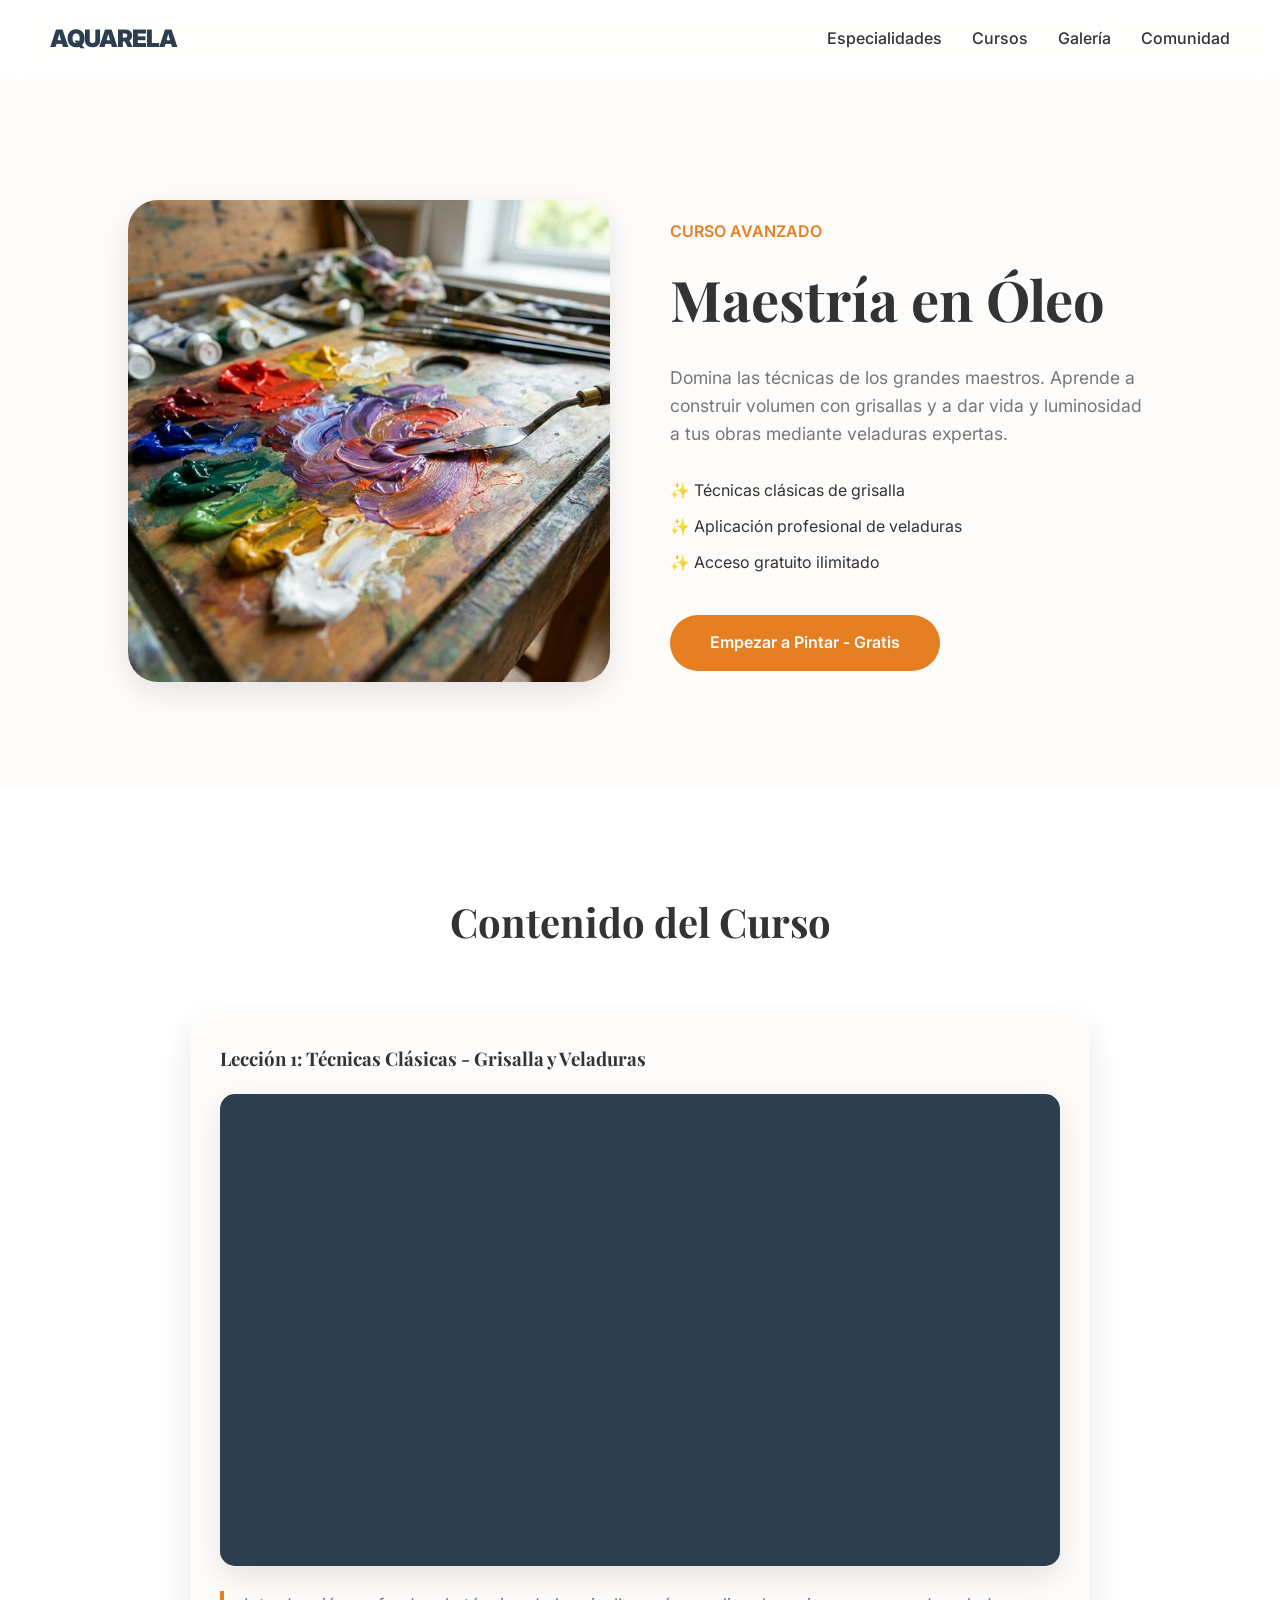
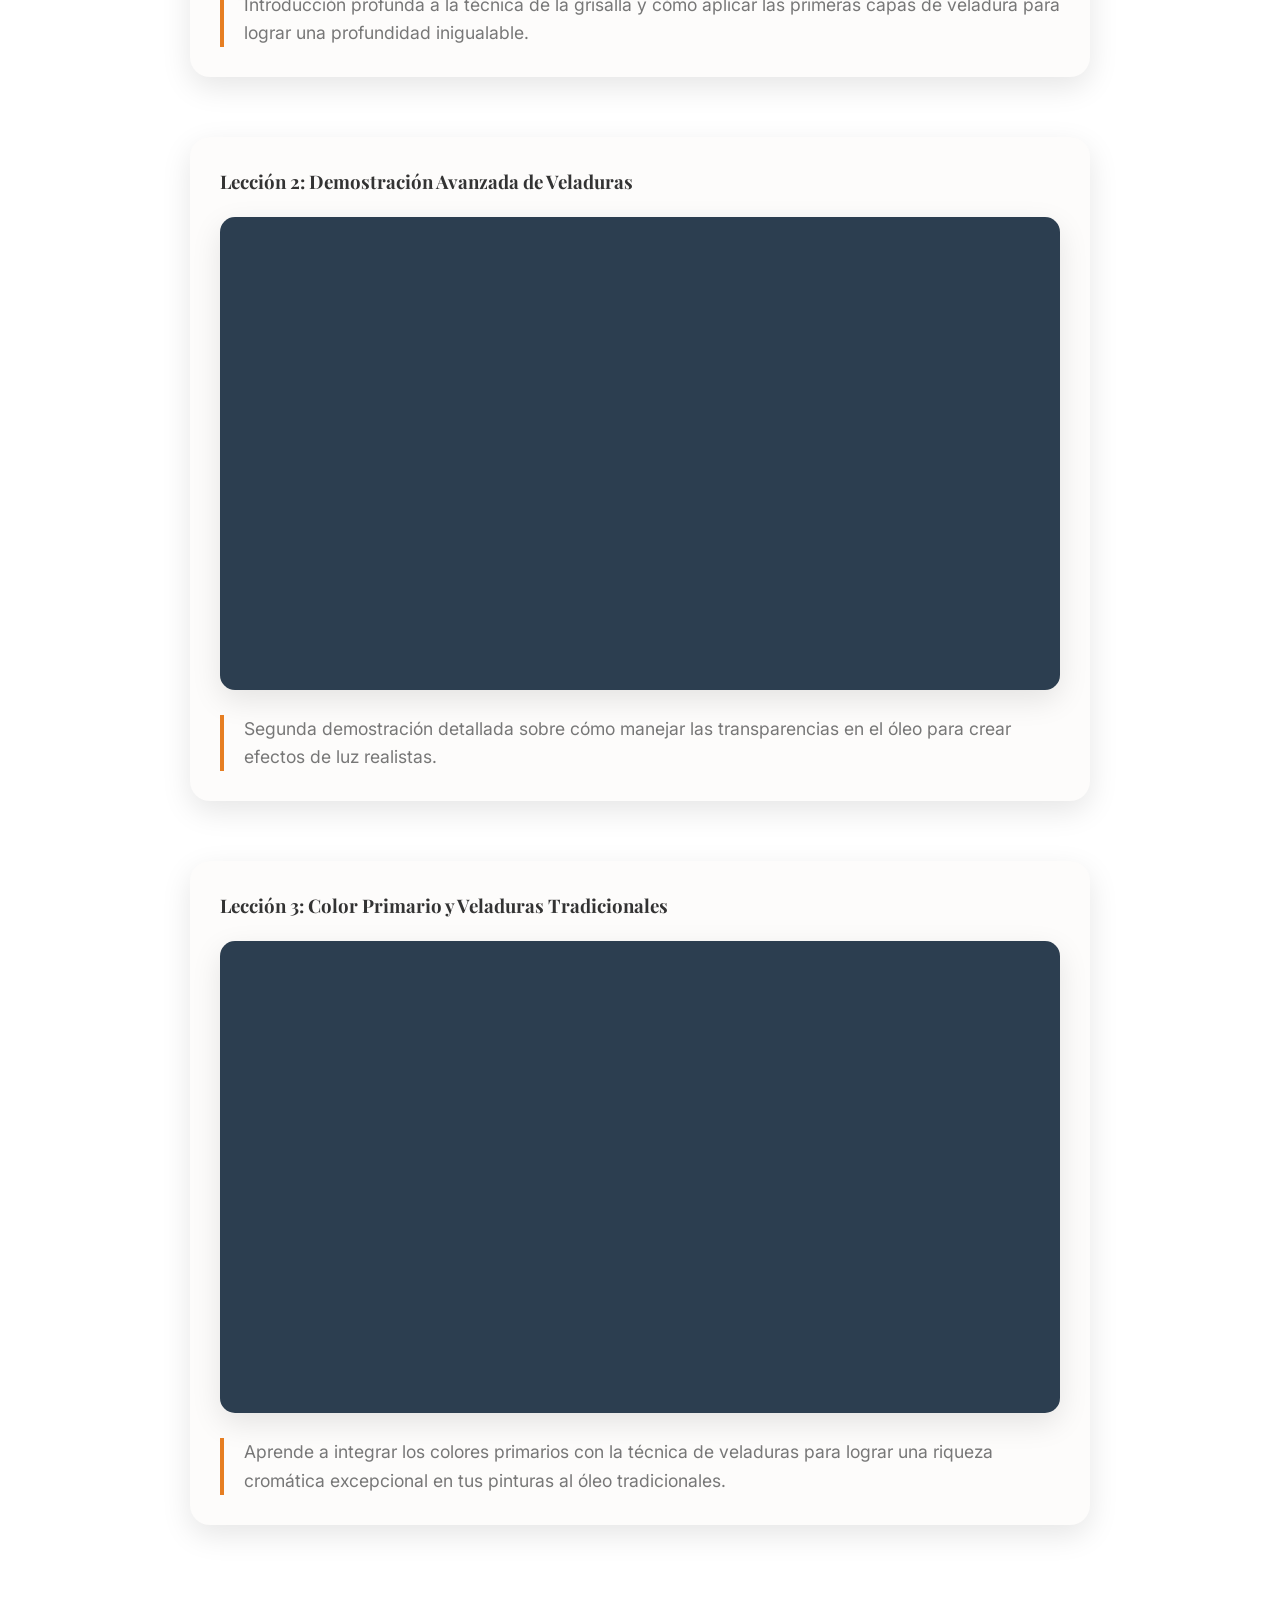
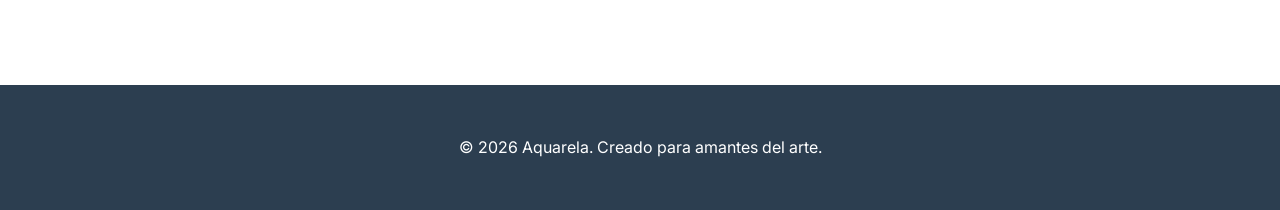
<file: courses/oil.html>
<!DOCTYPE html>
<html lang="es">

<head>
    <meta charset="UTF-8">
    <meta name="viewport" content="width=device-width, initial-scale=1.0">
    <title>Curso de Pintura al Óleo - Aquarela</title>
    <link rel="preconnect" href="https://fonts.googleapis.com">
    <link rel="preconnect" href="https://fonts.gstatic.com" crossorigin>
    <link
        href="https://fonts.googleapis.com/css2?family=Inter:wght@300;400;500;600;700&family=Playfair+Display:ital,wght@0,700;1,700&display=swap"
        rel="stylesheet">
    <link rel="stylesheet" href="../styles.css">
</head>

<body>

    <header id="main-header" class="scrolled">
        <a href="../index.html" class="logo">AQUARELA</a>
        <nav>
            <ul>
                <li><a href="../index.html#especialidades">Especialidades</a></li>
                <li><a href="index.html">Cursos</a></li>
                <li><a href="../index.html#galeria">Galería</a></li>
                <li><a href="../index.html#comunidad">Comunidad</a></li>
            </ul>
        </nav>
    </header>

    <main style="margin-top: 100px;">
        <section class="section">
            <div style="display: grid; grid-template-columns: 1fr 1fr; gap: 60px; align-items: center;">
                <div class="reveal active">
                    <img src="../assets/advanced_painting_preview_1771701384609.png" alt="Pintura al Óleo"
                        style="width: 100%; border-radius: 30px; box-shadow: var(--shadow);">
                </div>
                <div class="reveal active">
                    <span style="color: var(--accent-color); font-weight: 600; text-transform: uppercase;">Curso
                        Avanzado</span>
                    <h1 style="font-size: 3.5rem; margin: 10px 0 20px;">Maestría en Óleo</h1>
                    <p style="font-size: 1.1rem; color: var(--light-text); margin-bottom: 30px;">
                        Domina las técnicas de los grandes maestros. Aprende a construir volumen con grisallas y a dar
                        vida y luminosidad a tus obras mediante veladuras expertas.
                    </p>
                    <ul style="list-style: none; margin-bottom: 40px;">
                        <li style="margin-bottom: 10px;">✨ Técnicas clásicas de grisalla</li>
                        <li style="margin-bottom: 10px;">✨ Aplicación profesional de veladuras</li>
                        <li style="margin-bottom: 10px;">✨ Acceso gratuito ilimitado</li>
                    </ul>
                    <a href="#contenido" class="cta-button">Empezar a Pintar - Gratis</a>
                </div>
            </div>
        </section>

        <section id="contenido" class="section" style="background: white;">
            <h2 class="section-title">Contenido del Curso</h2>

            <div style="max-width: 900px; margin: 0 auto;">
                <!-- Lección 1 -->
                <div
                    style="margin-bottom: 60px; padding: 30px; background: #fdfcfb; border-radius: 20px; box-shadow: var(--shadow);">
                    <h3 style="margin-bottom: 20px;">Lección 1: Técnicas Clásicas - Grisalla y Veladuras</h3>
                    <div
                        style="width: 100%; aspect-ratio: 16/9; margin-bottom: 25px; border-radius: 15px; overflow: hidden; box-shadow: var(--shadow); background: #2c3e50;">
                        <iframe width="100%" height="100%" src="https://www.youtube.com/embed/dUOZ4g4h0II"
                            title="YouTube video player" frameborder="0"
                            allow="accelerometer; autoplay; clipboard-write; encrypted-media; gyroscope; picture-in-picture; web-share"
                            allowfullscreen></iframe>
                    </div>
                    <p
                        style="color: var(--light-text); font-size: 1.1rem; border-left: 4px solid var(--accent-color); padding-left: 20px;">
                        Introducción profunda a la técnica de la grisalla y cómo aplicar las primeras capas de veladura
                        para lograr una profundidad inigualable.
                    </p>
                </div>

                <!-- Lección 2 -->
                <div
                    style="margin-bottom: 60px; padding: 30px; background: #fdfcfb; border-radius: 20px; box-shadow: var(--shadow);">
                    <h3 style="margin-bottom: 20px;">Lección 2: Demostración Avanzada de Veladuras</h3>
                    <div
                        style="width: 100%; aspect-ratio: 16/9; margin-bottom: 25px; border-radius: 15px; overflow: hidden; box-shadow: var(--shadow); background: #2c3e50;">
                        <iframe width="100%" height="100%" src="https://www.youtube.com/embed/XgxaQEnI4Uo"
                            title="YouTube video player" frameborder="0"
                            allow="accelerometer; autoplay; clipboard-write; encrypted-media; gyroscope; picture-in-picture; web-share"
                            allowfullscreen></iframe>
                    </div>
                    <p
                        style="color: var(--light-text); font-size: 1.1rem; border-left: 4px solid var(--accent-color); padding-left: 20px;">
                        Segunda demostración detallada sobre cómo manejar las transparencias en el óleo para crear
                        efectos de luz realistas.
                    </p>
                </div>

                <!-- Lección 3 -->
                <div
                    style="margin-bottom: 60px; padding: 30px; background: #fdfcfb; border-radius: 20px; box-shadow: var(--shadow);">
                    <h3 style="margin-bottom: 20px;">Lección 3: Color Primario y Veladuras Tradicionales</h3>
                    <div
                        style="width: 100%; aspect-ratio: 16/9; margin-bottom: 25px; border-radius: 15px; overflow: hidden; box-shadow: var(--shadow); background: #2c3e50;">
                        <iframe width="100%" height="100%" src="https://www.youtube.com/embed/j1or0M8gxaA"
                            title="YouTube video player" frameborder="0"
                            allow="accelerometer; autoplay; clipboard-write; encrypted-media; gyroscope; picture-in-picture; web-share"
                            allowfullscreen></iframe>
                    </div>
                    <p
                        style="color: var(--light-text); font-size: 1.1rem; border-left: 4px solid var(--accent-color); padding-left: 20px;">
                        Aprende a integrar los colores primarios con la técnica de veladuras para lograr una riqueza
                        cromática excepcional en tus pinturas al óleo tradicionales.
                    </p>
                </div>
            </div>
        </section>
    </main>

    <footer>
        <p>&copy; 2026 Aquarela. Creado para amantes del arte.</p>
    </footer>

    <script src="../script.js"></script>
</body>

</html>
</file>
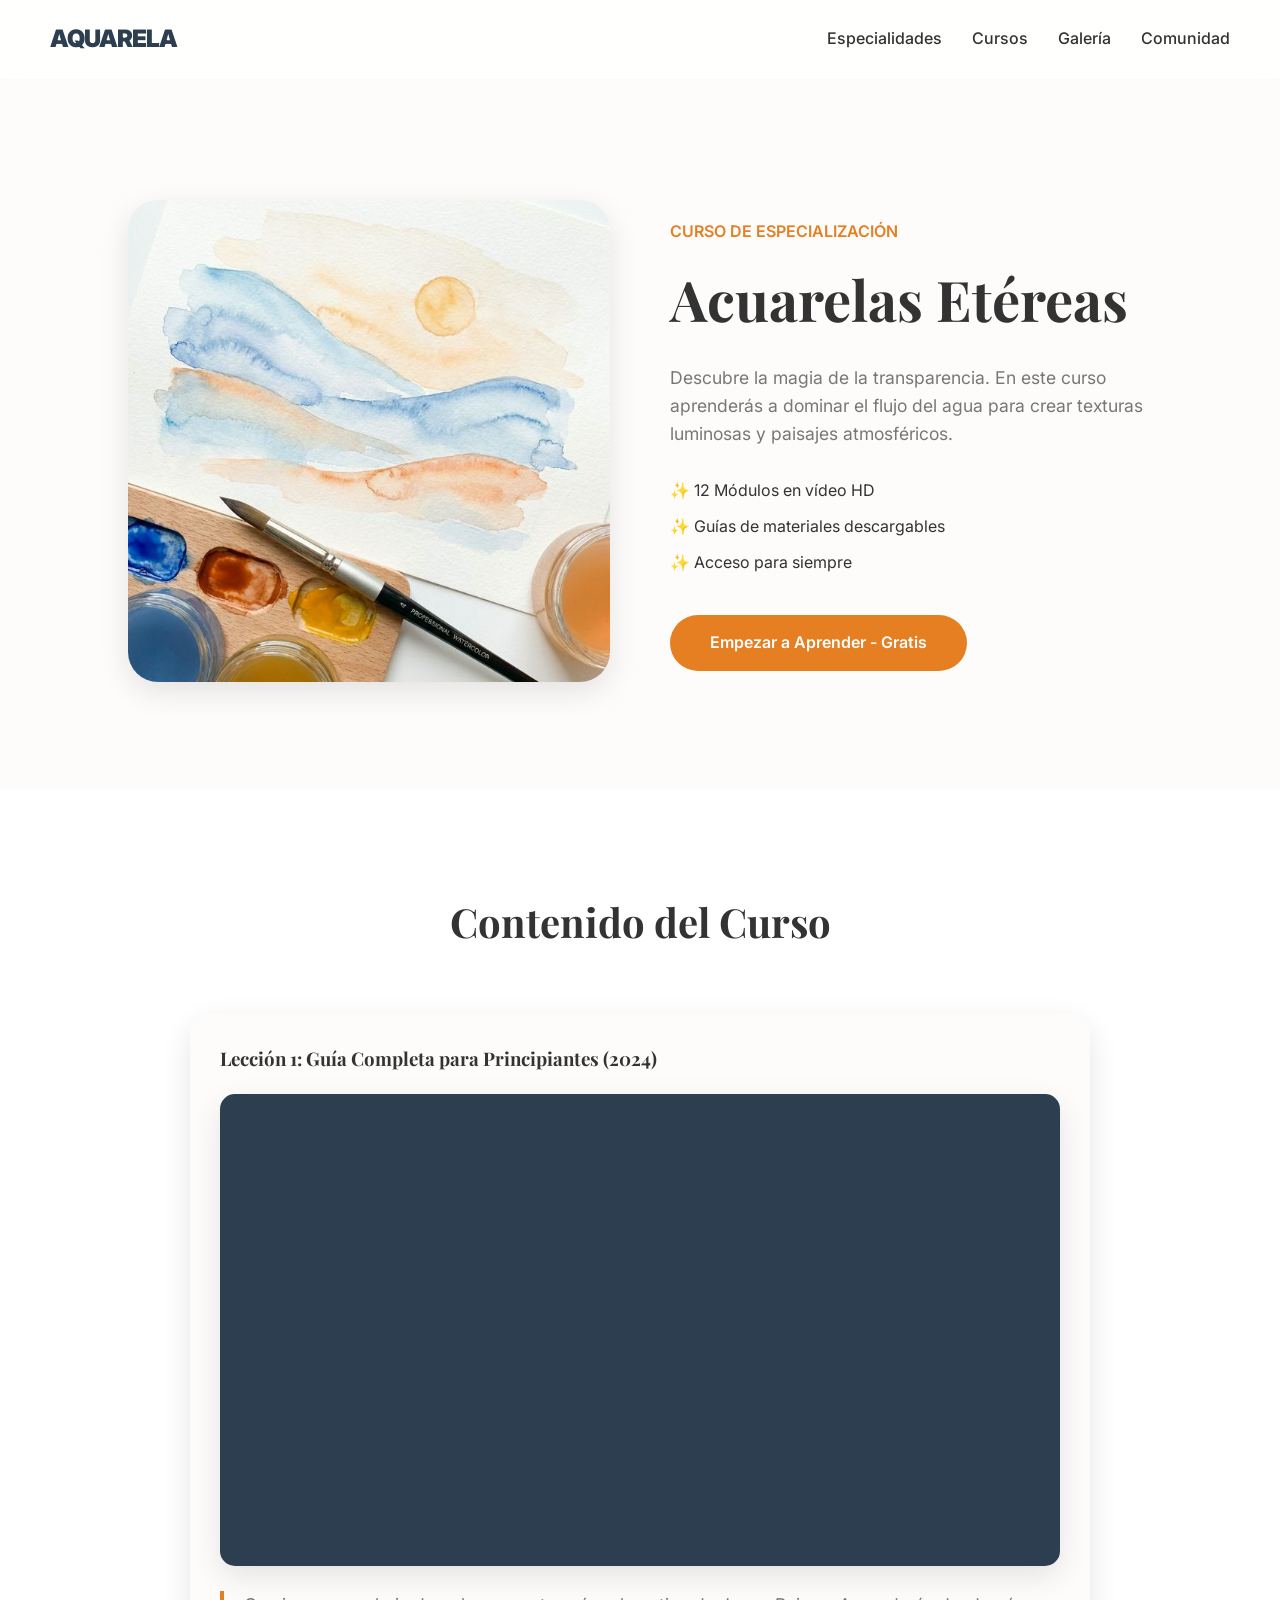
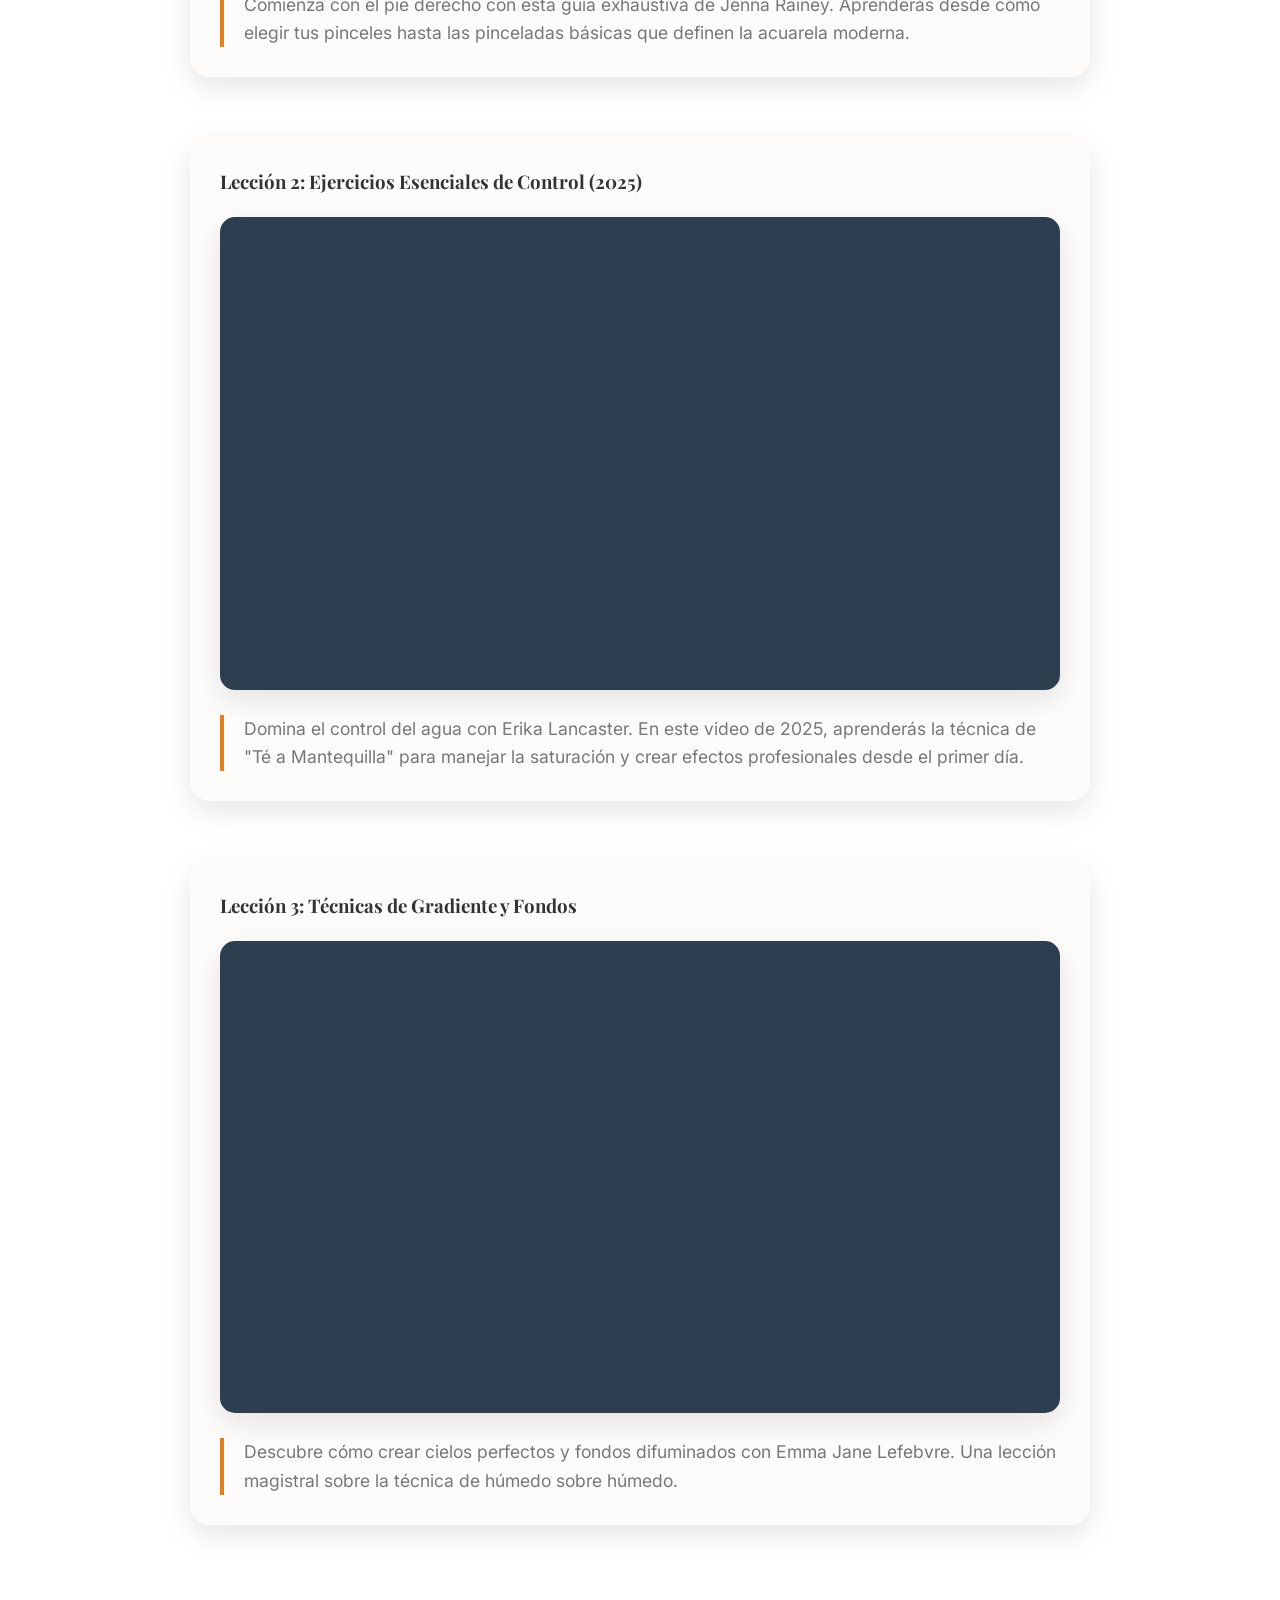
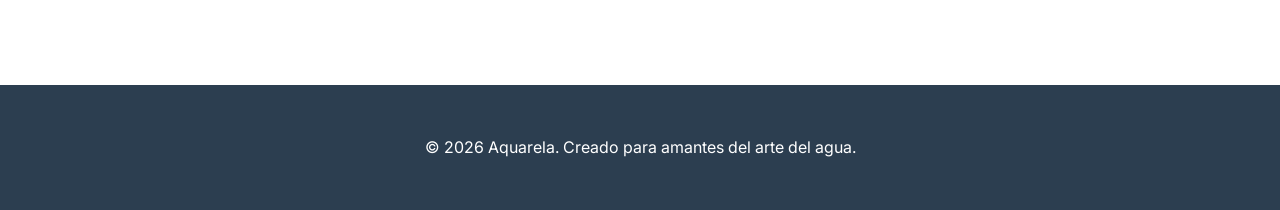
<file: courses/watercolor.html>
<!DOCTYPE html>
<html lang="es">

<head>
    <meta charset="UTF-8">
    <meta name="viewport" content="width=device-width, initial-scale=1.0">
    <title>Curso de Acuarelas Etéreas - Aquarela</title>
    <link rel="preconnect" href="https://fonts.googleapis.com">
    <link rel="preconnect" href="https://fonts.gstatic.com" crossorigin>
    <link
        href="https://fonts.googleapis.com/css2?family=Inter:wght@300;400;500;600;700&family=Playfair+Display:ital,wght@0,700;1,700&display=swap"
        rel="stylesheet">
    <link rel="stylesheet" href="../styles.css">
</head>

<body>

    <header id="main-header" class="scrolled">
        <a href="../index.html" class="logo">AQUARELA</a>
        <nav>
            <ul>
                <li><a href="../index.html#especialidades">Especialidades</a></li>
                <li><a href="index.html">Cursos</a></li>
                <li><a href="../index.html#galeria">Galería</a></li>
                <li><a href="../index.html#comunidad">Comunidad</a></li>
            </ul>
        </nav>
    </header>

    <main style="margin-top: 100px;">
        <section class="section">
            <div style="display: grid; grid-template-columns: 1fr 1fr; gap: 60px; align-items: center;">
                <div class="reveal active">
                    <img src="../assets/watercolor_course_preview_1771701502349.png" alt="Acuarelas"
                        style="width: 100%; border-radius: 30px; box-shadow: var(--shadow);">
                </div>
                <div class="reveal active">
                    <span style="color: var(--accent-color); font-weight: 600; text-transform: uppercase;">Curso de
                        Especialización</span>
                    <h1 style="font-size: 3.5rem; margin: 10px 0 20px;">Acuarelas Etéreas</h1>
                    <p style="font-size: 1.1rem; color: var(--light-text); margin-bottom: 30px;">
                        Descubre la magia de la transparencia. En este curso aprenderás a dominar el flujo del agua para
                        crear texturas luminosas y paisajes atmosféricos.
                    </p>
                    <ul style="list-style: none; margin-bottom: 40px;">
                        <li style="margin-bottom: 10px;">✨ 12 Módulos en vídeo HD</li>
                        <li style="margin-bottom: 10px;">✨ Guías de materiales descargables</li>
                        <li style="margin-bottom: 10px;">✨ Acceso para siempre</li>
                    </ul>
                    <a href="#contenido" class="cta-button">Empezar a Aprender - Gratis</a>
                </div>
            </div>
        </section>

        <section id="contenido" class="section" style="background: white;">
            <h2 class="section-title">Contenido del Curso</h2>

            <div style="max-width: 900px; margin: 0 auto;">
                <!-- Lección 1 -->
                <div
                    style="margin-bottom: 60px; padding: 30px; background: #fdfcfb; border-radius: 20px; box-shadow: var(--shadow);">
                    <h3 style="margin-bottom: 20px;">Lección 1: Guía Completa para Principiantes (2024)</h3>
                    <div
                        style="width: 100%; aspect-ratio: 16/9; margin-bottom: 25px; border-radius: 15px; overflow: hidden; box-shadow: var(--shadow); background: #2c3e50;">
                        <iframe width="100%" height="100%" src="https://www.youtube.com/embed/tDdfPMTX15Y"
                            title="YouTube video player" frameborder="0"
                            allow="accelerometer; autoplay; clipboard-write; encrypted-media; gyroscope; picture-in-picture; web-share"
                            allowfullscreen></iframe>
                    </div>
                    <p
                        style="color: var(--light-text); font-size: 1.1rem; border-left: 4px solid var(--accent-color); padding-left: 20px;">
                        Comienza con el pie derecho con esta guía exhaustiva de Jenna Rainey. Aprenderás desde cómo
                        elegir tus pinceles hasta las pinceladas básicas que definen la acuarela moderna.
                    </p>
                </div>

                <!-- Lección 2 -->
                <div
                    style="margin-bottom: 60px; padding: 30px; background: #fdfcfb; border-radius: 20px; box-shadow: var(--shadow);">
                    <h3 style="margin-bottom: 20px;">Lección 2: Ejercicios Esenciales de Control (2025)</h3>
                    <div
                        style="width: 100%; aspect-ratio: 16/9; margin-bottom: 25px; border-radius: 15px; overflow: hidden; box-shadow: var(--shadow); background: #2c3e50;">
                        <iframe width="100%" height="100%" src="https://www.youtube.com/embed/1Adb6c-ZL5Y"
                            title="YouTube video player" frameborder="0"
                            allow="accelerometer; autoplay; clipboard-write; encrypted-media; gyroscope; picture-in-picture; web-share"
                            allowfullscreen></iframe>
                    </div>
                    <p
                        style="color: var(--light-text); font-size: 1.1rem; border-left: 4px solid var(--accent-color); padding-left: 20px;">
                        Domina el control del agua con Erika Lancaster. En este video de 2025, aprenderás la técnica de
                        "Té a Mantequilla" para manejar la saturación y crear efectos profesionales desde el primer día.
                    </p>
                </div>

                <!-- Lección 3 -->
                <div
                    style="margin-bottom: 60px; padding: 30px; background: #fdfcfb; border-radius: 20px; box-shadow: var(--shadow);">
                    <h3 style="margin-bottom: 20px;">Lección 3: Técnicas de Gradiente y Fondos</h3>
                    <div
                        style="width: 100%; aspect-ratio: 16/9; margin-bottom: 25px; border-radius: 15px; overflow: hidden; box-shadow: var(--shadow); background: #2c3e50;">
                        <iframe width="100%" height="100%" src="https://www.youtube.com/embed/Sj1smvMCvBI"
                            title="YouTube video player" frameborder="0"
                            allow="accelerometer; autoplay; clipboard-write; encrypted-media; gyroscope; picture-in-picture; web-share"
                            allowfullscreen></iframe>
                    </div>
                    <p
                        style="color: var(--light-text); font-size: 1.1rem; border-left: 4px solid var(--accent-color); padding-left: 20px;">
                        Descubre cómo crear cielos perfectos y fondos difuminados con Emma Jane Lefebvre. Una lección
                        magistral sobre la técnica de húmedo sobre húmedo.
                    </p>
                </div>
            </div>
        </section>
    </main>

    <footer>
        <p>&copy; 2026 Aquarela. Creado para amantes del arte del agua.</p>
    </footer>

    <script src="../script.js"></script>
</body>

</html>
</file>
<file: styles.css>
:root {
    --primary-color: #2c3e50;
    --secondary-color: #d35400;
    --accent-color: #e67e22;
    --bg-color: #fdfcfb;
    --text-color: #333;
    --light-text: #777;
    --glass-bg: rgba(255, 255, 255, 0.8);
    --shadow: 0 10px 30px rgba(0, 0, 0, 0.1);
    --transition: all 0.4s cubic-bezier(0.165, 0.84, 0.44, 1);
}

* {
    margin: 0;
    padding: 0;
    box-sizing: border-box;
}

body {
    font-family: 'Inter', sans-serif;
    background-color: var(--bg-color);
    color: var(--text-color);
    line-height: 1.6;
    overflow-x: hidden;
}

h1,
h2,
h3 {
    font-family: 'Playfair Display', serif;
    font-weight: 700;
}

/* Glassmorphism Header */
header {
    position: fixed;
    top: 0;
    width: 100%;
    padding: 20px 50px;
    display: flex;
    justify-content: space-between;
    align-items: center;
    background: var(--glass-bg);
    backdrop-filter: blur(10px);
    z-index: 1000;
    border-bottom: 1px solid rgba(255, 255, 255, 0.3);
    transition: var(--transition);
}

header.scrolled {
    padding: 10px 50px;
    background: rgba(255, 255, 255, 0.95);
    box-shadow: 0 2px 10px rgba(0, 0, 0, 0.05);
}

.logo {
    font-size: 1.5rem;
    font-weight: 900;
    color: var(--primary-color);
    text-decoration: none;
    letter-spacing: -1px;
}

nav ul {
    display: flex;
    list-style: none;
}

nav ul li {
    margin-left: 30px;
}

nav ul li a {
    text-decoration: none;
    color: var(--text-color);
    font-weight: 500;
    transition: var(--transition);
}

nav ul li a:hover {
    color: var(--accent-color);
}

/* Hero Section */
.hero {
    height: 100vh;
    display: flex;
    align-items: center;
    justify-content: center;
    text-align: center;
    position: relative;
    padding: 0 20px;
    background: linear-gradient(rgba(0, 0, 0, 0.4), rgba(0, 0, 0, 0.4)), url('assets/art_hero_studio_1771701043403.png');
    background-size: cover;
    background-position: center;
    color: white;
}

.hero-content h1 {
    font-size: 4.5rem;
    margin-bottom: 20px;
    animation: fadeInUp 1s ease-out;
}

.hero-content p {
    font-size: 1.2rem;
    max-width: 600px;
    margin: 0 auto 30px;
    animation: fadeInUp 1.2s ease-out;
}

.cta-button {
    padding: 15px 40px;
    background-color: var(--accent-color);
    color: white;
    text-decoration: none;
    border-radius: 50px;
    font-weight: 600;
    transition: var(--transition);
    display: inline-block;
    animation: fadeInUp 1.4s ease-out;
}

.cta-button:hover {
    transform: translateY(-5px);
    box-shadow: 0 10px 20px rgba(230, 126, 34, 0.4);
}

/* Grid Sections */
.section {
    padding: 100px 10%;
}

.section-title {
    text-align: center;
    font-size: 2.5rem;
    margin-bottom: 60px;
}

.art-categories {
    display: grid;
    grid-template-columns: repeat(auto-fit, minmax(300px, 1fr));
    gap: 40px;
}

.category-card {
    background: white;
    border-radius: 20px;
    overflow: hidden;
    box-shadow: var(--shadow);
    transition: var(--transition);
    cursor: pointer;
}

.category-card:hover {
    transform: translateY(-10px);
}

.category-card img {
    width: 100%;
    height: 250px;
    object-fit: cover;
}

.category-info {
    padding: 30px;
}

.category-info h3 {
    margin-bottom: 15px;
}

/* Gallery */
.gallery-grid {
    display: grid;
    grid-template-columns: repeat(auto-fill, minmax(300px, 1fr));
    gap: 30px;
    padding: 20px 0;
}

.gallery-item {
    position: relative;
    border-radius: 20px;
    overflow: hidden;
    aspect-ratio: 4/3;
    box-shadow: var(--shadow);
    transition: var(--transition);
}

.gallery-item img {
    width: 100%;
    height: 100%;
    object-fit: cover;
    transition: var(--transition);
}

.gallery-item:hover {
    transform: translateY(-10px);
}

.gallery-item:hover img {
    transform: scale(1.05);
}

.gallery-overlay {
    position: absolute;
    bottom: 0;
    left: 0;
    right: 0;
    padding: 30px;
    background: linear-gradient(transparent, rgba(0, 0, 0, 0.7));
    color: white;
    opacity: 0;
    transition: var(--transition);
}

.gallery-item:hover .gallery-overlay {
    opacity: 1;
}

/* Animations */
@keyframes fadeInUp {
    from {
        opacity: 0;
        transform: translateY(30px);
    }

    to {
        opacity: 1;
        transform: translateY(0);
    }
}

.reveal {
    opacity: 0;
    transform: translateY(50px);
    transition: all 0.8s ease-out;
}

.reveal.active {
    opacity: 1;
    transform: translateY(0);
}

/* Footer */
footer {
    padding: 50px;
    background: var(--primary-color);
    color: white;
    text-align: center;
}
</file>
